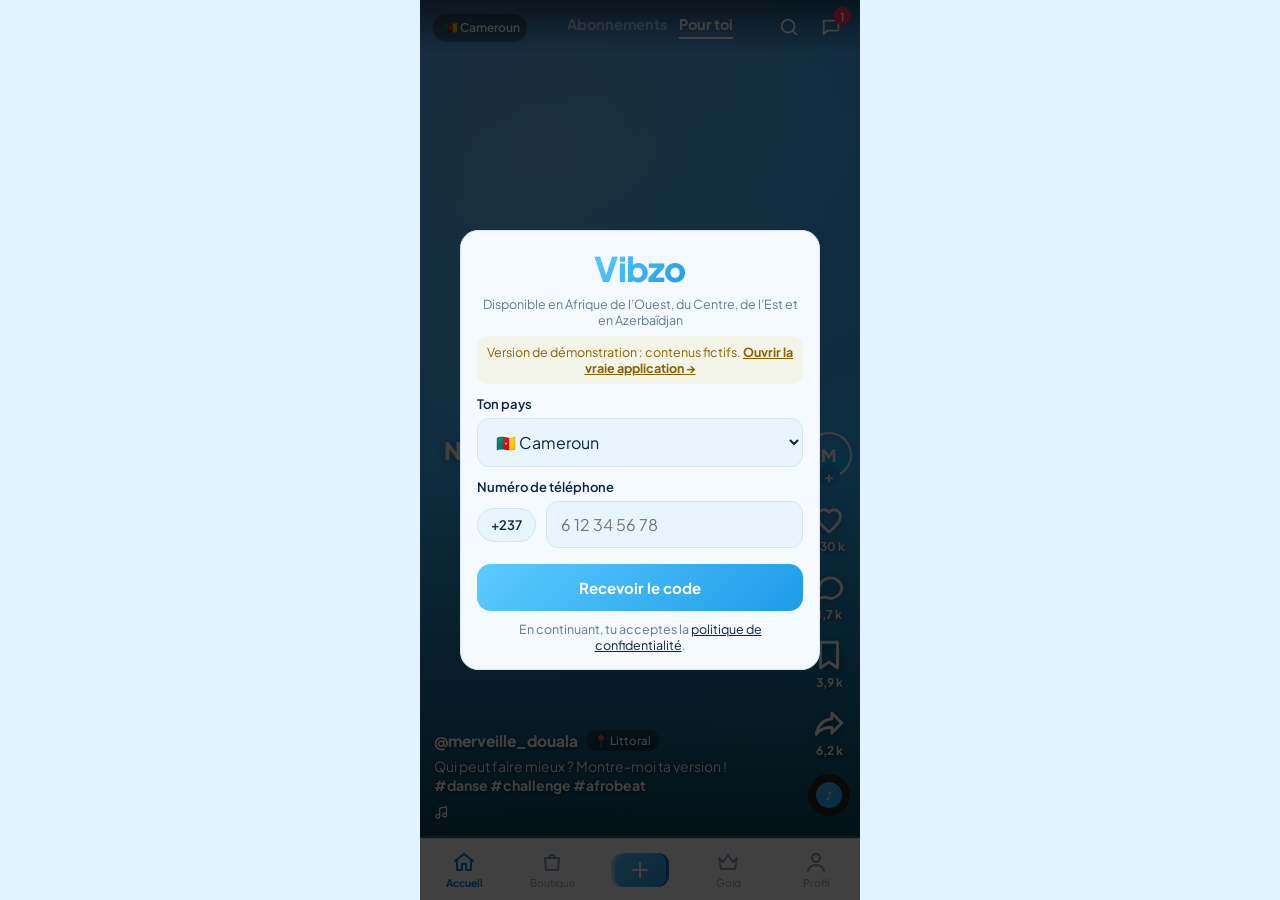
<file: demo/index.html>
<!DOCTYPE html>
<html lang="fr">
<head>
<meta charset="utf-8">
<meta name="viewport" content="width=device-width,initial-scale=1,maximum-scale=1,viewport-fit=cover">
<title>Vibzo</title>
<meta name="description" content="Vibzo : vidéos courtes, rencontres, emplois et boutiques en Afrique de l’Ouest, du Centre, de l’Est et en Azerbaïdjan.">
<meta name="theme-color" content="#ffffff">
<meta name="apple-mobile-web-app-capable" content="yes">
<meta name="mobile-web-app-capable" content="yes">
<meta name="apple-mobile-web-app-status-bar-style" content="black-translucent">
<meta name="apple-mobile-web-app-title" content="Vibzo">

<link rel="icon" type="image/png" href="../icon-192.png">
<link rel="apple-touch-icon" href="../apple-touch-icon.png">
<link href="https://fonts.googleapis.com/css2?family=Plus+Jakarta+Sans:wght@400;500;600;700;800&display=swap" rel="stylesheet">
<style>
:root{--bg:#ffffff;--card:#f4faff;--card2:#e9f5fe;--line:#cfe6f7;--txt:#0b2540;--mut:#5b7a99;--pink:#1e9be8;--vio:#0a7fd0;--like:#ff3b5c;--gold:#e0a800;--green:#13a86b;--grad:linear-gradient(135deg,#5ccbff,#1e9be8);--goldg:linear-gradient(135deg,#ffe28a,#f7c948 45%,#c8901b);--st:env(safe-area-inset-top,0px);--sb:env(safe-area-inset-bottom,0px)}
*{box-sizing:border-box;margin:0;padding:0;-webkit-tap-highlight-color:transparent}
html,body{height:100%;background:#e3f3fd;color:var(--txt);font-family:'Plus Jakarta Sans',system-ui,sans-serif;overflow:hidden}
button{font:inherit;color:inherit;background:none;border:0;cursor:pointer}
input,textarea,select{font:inherit;color:var(--txt);background:var(--card2);border:1px solid var(--line);border-radius:12px;padding:12px 14px;width:100%;outline:none}
input:focus,textarea:focus,select:focus{border-color:var(--vio)}
input[type=checkbox]{width:18px;height:18px;accent-color:var(--pink);flex:none}
input[type=file]{padding:10px;font-size:13px}
svg{width:24px;height:24px;flex:none}
#app{position:relative;max-width:440px;height:100dvh;margin:0 auto;background:var(--bg);overflow:hidden}
.screen{position:absolute;inset:0 0 calc(62px + var(--sb)) 0;overflow-y:auto;display:none;padding-bottom:24px}
.screen.on{display:block}
#s-home{padding:0;overflow:hidden}
#s-chat{display:none;flex-direction:column;padding:0;overflow:hidden}
#s-chat.on{display:flex}
/* nav */
#nav{position:absolute;left:0;right:0;bottom:0;height:calc(62px + var(--sb));padding-bottom:var(--sb);background:#fff;border-top:1px solid var(--line);display:flex;align-items:center;justify-content:space-around;z-index:20}
#nav button{display:flex;flex-direction:column;align-items:center;gap:2px;font-size:10.5px;color:#8aa3bb;width:64px}
#nav button.on{color:var(--vio);font-weight:700}
#nav button.gold.on,#nav button.gold.on svg{color:var(--gold)}
#nav .plus{width:52px;height:34px;border-radius:11px;background:var(--grad);display:flex;align-items:center;justify-content:center;box-shadow:-3px 0 0 #9be3ff,3px 0 0 #0a6fc2}
#nav .plus svg{color:#fff}
/* header */
.hdr{position:sticky;top:0;z-index:5;background:rgba(255,255,255,.94);border-bottom:1px solid var(--line);backdrop-filter:blur(12px);padding:calc(12px + var(--st)) 16px 12px;display:flex;align-items:center;gap:10px}
.hdr h1{font-size:20px;font-weight:800;flex:1}
.hdr .ib{width:38px;height:38px;border-radius:50%;background:var(--card2);display:flex;align-items:center;justify-content:center;position:relative}
.hdr .ib svg{width:20px;height:20px}
.badge{position:absolute;top:-3px;right:-3px;min-width:18px;height:18px;border-radius:9px;background:var(--like);color:#fff;font-size:11px;font-weight:700;display:flex;align-items:center;justify-content:center;padding:0 5px}
.loc{display:inline-flex;align-items:center;gap:6px;background:var(--card2);border:1px solid var(--line);border-radius:20px;padding:7px 12px;font-size:13px;font-weight:600;white-space:nowrap}
.pad{padding:0 16px}
.lbl{font-size:12px;font-weight:700;color:var(--mut);text-transform:uppercase;letter-spacing:.06em;margin:18px 0 8px}
.chips{display:flex;flex-wrap:wrap;gap:8px}
.chip{padding:8px 13px;border-radius:20px;background:var(--card2);border:1px solid var(--line);font-size:13px;font-weight:600}
.chip.on{background:var(--grad);border-color:transparent;color:#fff}
.btn{display:flex;align-items:center;justify-content:center;gap:8px;width:100%;padding:14px;border-radius:14px;background:var(--grad);color:#fff;font-weight:700;font-size:15px;margin-top:16px}
.btn.gold{background:var(--goldg);color:#2a1d00}
.btn.ghost{background:var(--card2);border:1px solid var(--line);color:var(--txt)}
.btn.sm{padding:10px 12px;font-size:13px;margin-top:0;border-radius:12px}
.btn:disabled{opacity:.6}
.card{background:var(--card);border:1px solid var(--line);border-radius:18px;padding:16px}
.mut{color:var(--mut)}
.small{font-size:12.5px}
.row{display:flex;align-items:center;gap:10px}
.grow{flex:1;min-width:0}
.field{margin-top:12px}
.field label{display:block;font-size:13px;font-weight:600;margin-bottom:6px}
.check{display:flex;gap:10px;align-items:flex-start;font-size:13.5px;margin-top:12px;line-height:1.4}
.empty{text-align:center;padding:40px 20px;color:var(--mut)}
.empty .big{font-size:48px;margin-bottom:10px}
.seg{display:flex;background:var(--card2);border-radius:14px;padding:4px;gap:4px}
.seg button{flex:1;padding:10px 6px;border-radius:11px;font-weight:700;font-size:13.5px;color:var(--mut)}
.seg button.on{background:#fff;color:var(--vio);box-shadow:0 2px 8px rgba(30,155,232,.18)}
.seg.goldseg button.on{background:var(--goldg);color:#2a1d00}
.av{width:42px;height:42px;border-radius:50%;display:flex;align-items:center;justify-content:center;font-weight:800;font-size:17px;flex:none;background:var(--grad);color:#fff}
/* feed */
#topbar{color:#fff;position:absolute;top:0;left:0;right:0;z-index:6;padding:calc(10px + var(--st)) 12px 10px;display:flex;align-items:center;justify-content:space-between;background:linear-gradient(rgba(0,0,0,.55),transparent)}
#topbar .tabs{display:flex;gap:12px;font-weight:700;font-size:14.5px;white-space:nowrap}
#topbar .tabs button{color:rgba(255,255,255,.6);padding-bottom:4px;border-bottom:2.5px solid transparent}
#topbar .tabs button.on{color:#fff;border-color:#fff}
#topbar .loc{background:rgba(0,0,0,.35);border-color:rgba(255,255,255,.15);font-size:12px;padding:6px 10px;max-width:96px;overflow:hidden;text-overflow:ellipsis}
#topbar .rt{display:flex;gap:8px}
#topbar .ib{width:34px;height:34px;display:flex;align-items:center;justify-content:center;position:relative}
#topbar .ib svg{width:22px;height:22px}
#feed{height:100%;overflow-y:scroll;scroll-snap-type:y mandatory;scrollbar-width:none}
#feed::-webkit-scrollbar{display:none}
.slide{height:100%;scroll-snap-align:start;scroll-snap-stop:always;position:relative;overflow:hidden;background:#0b2540;color:#fff}
.vbg{position:absolute;inset:0;background:linear-gradient(160deg,var(--g1),var(--g2),var(--g3));background-size:300% 300%;animation:gmove 9s ease infinite}
video.vbg{width:100%;height:100%;object-fit:cover;background:#000;animation:none}
.vbg::after{content:"";position:absolute;inset:0;background:radial-gradient(circle at 30% 20%,rgba(255,255,255,.18),transparent 45%),linear-gradient(transparent 55%,rgba(0,0,0,.65))}
@keyframes gmove{0%,100%{background-position:0 0}50%{background-position:100% 100%}}
.vemoji{position:absolute;left:50%;top:34%;font-size:110px;transform:translate(-50%,-50%);animation:float 3.2s ease-in-out infinite;filter:drop-shadow(0 12px 30px rgba(0,0,0,.35))}
@keyframes float{0%,100%{transform:translate(-50%,-50%) rotate(-4deg)}50%{transform:translate(-50%,-60%) rotate(4deg)}}
.vtitle{position:absolute;left:24px;right:80px;top:52%;font-size:24px;font-weight:800;line-height:1.2;text-shadow:0 2px 12px rgba(0,0,0,.4)}
.slide.paused .vbg,.slide.paused .vemoji,.slide.paused .prog i,.slide.paused .disc{animation-play-state:paused}
.vtap{position:absolute;inset:0;z-index:1}
.pauseIc{position:absolute;left:50%;top:45%;transform:translate(-50%,-50%);font-size:60px;opacity:0;pointer-events:none;transition:.2s;z-index:2;text-shadow:0 4px 20px rgba(0,0,0,.5)}
.slide.paused .pauseIc{opacity:.85}
.rail{position:absolute;right:8px;bottom:22px;z-index:3;display:flex;flex-direction:column;align-items:center;gap:16px}
.rail .av{width:46px;height:46px;border:2px solid #fff;position:relative;margin-bottom:8px}
.fol{position:absolute;bottom:-10px;left:50%;transform:translateX(-50%);width:22px;height:22px;border-radius:50%;background:var(--pink);color:#fff;font-weight:800;font-size:15px;display:flex;align-items:center;justify-content:center;line-height:1}
.fol.on{background:#fff;color:var(--vio);font-size:12px}
.rb{display:flex;flex-direction:column;align-items:center;gap:3px;font-size:12px;font-weight:700;text-shadow:0 1px 4px rgba(0,0,0,.6)}
.rb svg{width:34px;height:34px;filter:drop-shadow(0 2px 4px rgba(0,0,0,.4))}
.rb.on svg{fill:var(--like);stroke:var(--like);animation:pop .35s}
.rb.on2 svg{fill:var(--gold);stroke:var(--gold);animation:pop .35s}
@keyframes pop{50%{transform:scale(1.3)}}
.disc{width:42px;height:42px;border-radius:50%;border:8px solid #222;display:flex;align-items:center;justify-content:center;font-size:12px;animation:spin 4s linear infinite}
@keyframes spin{to{transform:rotate(360deg)}}
.vinfo{position:absolute;left:14px;right:78px;bottom:18px;z-index:3;text-shadow:0 1px 4px rgba(0,0,0,.6)}
.vauth{font-weight:800;font-size:15.5px;display:flex;align-items:center;gap:8px;flex-wrap:wrap}
.vloc{font-size:11.5px;font-weight:600;background:rgba(0,0,0,.35);padding:3px 8px;border-radius:10px}
.vgold{font-size:11px;background:var(--goldg);color:#2a1d00;padding:2px 7px;border-radius:8px;text-shadow:none}
.vcap{font-size:14px;line-height:1.4;margin-top:6px}
.vcap b{font-weight:700}
.vprod{margin-top:8px;display:inline-flex;align-items:center;gap:6px;background:rgba(255,255,255,.92);color:#111;font-size:12.5px;font-weight:700;padding:7px 11px;border-radius:9px;text-shadow:none}
.vsnd{display:flex;align-items:center;gap:6px;font-size:13px;margin-top:8px}
.vsnd svg{width:15px;height:15px}
.marq{overflow:hidden;white-space:nowrap;max-width:200px}
.marq span{display:inline-block;padding-left:100%;animation:marq 9s linear infinite}
@keyframes marq{to{transform:translateX(-100%)}}
.prog{position:absolute;left:0;right:0;bottom:0;height:2px;background:rgba(255,255,255,.2);z-index:3}
.prog i{display:block;height:100%;width:0;background:#fff;animation:prog 15s linear infinite}
@keyframes prog{to{width:100%}}
.burst{position:absolute;font-size:90px;transform:translate(-50%,-50%);animation:burst .8s forwards;pointer-events:none;z-index:5}
@keyframes burst{0%{transform:translate(-50%,-50%) scale(.3) rotate(-15deg);opacity:0}25%{transform:translate(-50%,-50%) scale(1.2) rotate(-15deg);opacity:1}100%{transform:translate(-50%,-140%) scale(1) rotate(-15deg);opacity:0}}
.endslide{display:flex;flex-direction:column;align-items:center;justify-content:center;text-align:center;padding:30px;background:linear-gradient(180deg,#d9f1ff,#ffffff 70%);color:var(--txt)}
/* sheet */
#sheetBg{position:absolute;inset:0;background:rgba(0,0,0,.55);z-index:40;opacity:0;pointer-events:none;transition:.25s}
#sheetBg.on{opacity:1;pointer-events:auto}
#sheet{position:absolute;left:0;right:0;bottom:0;max-height:88%;background:#fff;border-radius:22px 22px 0 0;display:flex;flex-direction:column;transform:translateY(100%);transition:.3s cubic-bezier(.2,.8,.2,1)}
#sheetBg.on #sheet{transform:none}
.sh-h{display:flex;align-items:center;justify-content:space-between;padding:16px 16px 10px;font-weight:800;font-size:16px;border-bottom:1px solid var(--line)}
.sh-b{overflow-y:auto;padding:12px 16px calc(20px + var(--sb))}
.clist{display:flex;flex-direction:column;gap:16px;padding:4px 0 10px}
.cm{display:flex;gap:10px}
.cm .av{width:34px;height:34px;font-size:14px}
.cm .n{font-size:12.5px;color:var(--mut);font-weight:600}
.cm .t{font-size:14px;margin-top:2px;line-height:1.35}
.cm .lk{display:flex;flex-direction:column;align-items:center;font-size:11px;color:var(--mut)}
.cm .lk svg{width:18px;height:18px}
.cm .lk.on svg{fill:var(--like);stroke:var(--like)}
.cinput{display:flex;gap:8px;position:sticky;bottom:0;background:#fff;padding-top:10px}
.cinput button{width:46px;border-radius:12px;background:var(--grad);color:#fff;display:flex;align-items:center;justify-content:center;flex:none}
.cinput svg{width:20px;height:20px}
.sgrid{display:grid;grid-template-columns:repeat(4,1fr);gap:14px;text-align:center;font-size:11.5px}
.sgrid button{display:flex;flex-direction:column;align-items:center;gap:6px}
.sgrid .ci{width:52px;height:52px;border-radius:50%;display:flex;align-items:center;justify-content:center;font-size:24px;background:var(--card2)}
/* modal & toast */
#modal{position:absolute;inset:0;z-index:60;display:none;align-items:center;justify-content:center;background:rgba(0,0,0,.75);padding:24px}
#modal.on{display:flex}
#toast{position:absolute;left:50%;top:calc(70px + var(--st));transform:translate(-50%,-20px);background:#0b2540;color:#fff;font-weight:700;font-size:13.5px;padding:11px 16px;border-radius:14px;z-index:80;opacity:0;transition:.3s;pointer-events:none;max-width:88%;text-align:center;box-shadow:0 10px 30px rgba(0,0,0,.4)}
#toast.on{opacity:1;transform:translate(-50%,0)}
/* discover */
.search{display:flex;align-items:center;gap:8px;background:var(--card2);border-radius:12px;padding:0 12px;flex:1}
.search input{border:0;background:none;padding:11px 0}
.search svg{width:18px;height:18px;color:var(--mut)}
.vgrid{display:grid;grid-template-columns:repeat(3,1fr);gap:3px}
.vth{color:#fff;aspect-ratio:3/4;position:relative;background:linear-gradient(160deg,var(--g1),var(--g2));display:flex;align-items:center;justify-content:center;font-size:40px;overflow:hidden}
.vth video{position:absolute;inset:0;width:100%;height:100%;object-fit:cover}
.vth span{position:absolute;left:6px;bottom:5px;font-size:11.5px;font-weight:700;text-shadow:0 1px 3px #000}
/* create */
.up{border:2px dashed var(--line);border-radius:18px;padding:22px;text-align:center;display:block;cursor:pointer}
.up .big{font-size:38px}
.styles{display:flex;gap:10px;overflow-x:auto;padding-bottom:4px}
.styles button{flex:none;width:64px;height:84px;border-radius:14px;font-size:30px;border:2px solid transparent}
.styles button.on{border-color:#fff}
.prev{height:200px;border-radius:18px;overflow:hidden;position:relative;margin-top:12px;display:flex;align-items:center;justify-content:center;font-size:70px}
.prev video{width:100%;height:100%;object-fit:cover}
.tog{display:flex;align-items:center;justify-content:space-between;padding:12px 0;border-bottom:1px solid var(--line);font-size:14.5px}
.sw{width:46px;height:28px;border-radius:14px;background:var(--line);position:relative;transition:.2s;flex:none}
.sw::after{content:"";position:absolute;top:3px;left:3px;width:22px;height:22px;border-radius:50%;background:#fff;transition:.2s}
.sw.on{background:var(--pink)}
.sw.on::after{left:21px}
/* vip */
.hero{margin:6px 16px 0;border-radius:24px;padding:24px 20px;background:radial-gradient(circle at 80% 0%,rgba(92,203,255,.35),transparent 55%),linear-gradient(160deg,#fff8e1,#ffffff);border:1px solid rgba(224,168,0,.45);text-align:center}
.hero .cr{font-size:52px}
.hero h2{font-size:26px;font-weight:800;color:#a87800}
.perks{display:grid;gap:10px;margin-top:16px;text-align:left}
.perks div{display:flex;gap:10px;font-size:14px;align-items:flex-start}
.plans{display:grid;gap:10px}
.plan{display:flex;align-items:center;gap:12px;padding:14px 16px;border-radius:16px;background:var(--card);border:2px solid var(--line);text-align:left;position:relative}
.plan.on{border-color:var(--gold);background:#fff8e1}
.plan .rd{width:20px;height:20px;border-radius:50%;border:2px solid var(--mut);flex:none}
.plan.on .rd{border:6px solid var(--gold)}
.plan .pp{font-weight:800;font-size:16px}
.plan .tag{position:absolute;top:-9px;right:14px;background:var(--goldg);color:#2a1d00;font-size:10.5px;font-weight:800;padding:3px 8px;border-radius:8px}
.goldbar{display:flex;align-items:center;gap:8px;font-weight:800;font-size:19px}
.goldbar .cr{background:var(--goldg);-webkit-background-clip:text;background-clip:text;color:transparent}
.safety{display:flex;gap:10px;align-items:center;background:rgba(19,168,107,.08);border:1px solid rgba(19,168,107,.3);color:#0d6b45;border-radius:14px;padding:10px 12px;font-size:12.5px;margin-top:12px}
.stack{position:relative;height:430px;margin-top:14px}
.dcard{position:absolute;inset:0;color:#fff;border-radius:24px;overflow:hidden;background:linear-gradient(160deg,var(--g1),var(--g2));transition:transform .3s,opacity .3s;touch-action:pan-y;user-select:none;box-shadow:0 12px 40px rgba(0,0,0,.5)}
.dcard.b1{transform:scale(.95) translateY(14px);opacity:.8}
.dcard.b2{transform:scale(.9) translateY(28px);opacity:.5}
.dcard .ph{position:absolute;inset:0;display:flex;align-items:center;justify-content:center;font-size:150px;font-weight:800;color:rgba(255,255,255,.9)}
.dcard .vibe{position:absolute;top:16px;left:16px;font-size:30px}
.dcard .more{position:absolute;top:12px;right:12px;width:36px;height:36px;border-radius:50%;background:rgba(0,0,0,.35);font-weight:800}
.dcard .inf{position:absolute;left:0;right:0;bottom:0;padding:60px 18px 18px;background:linear-gradient(transparent,rgba(0,0,0,.85))}
.dcard .nm{font-size:26px;font-weight:800}
.dcard .nm small{font-weight:500;font-size:22px}
.dcard .ver{display:inline-flex;align-items:center;justify-content:center;width:20px;height:20px;border-radius:50%;background:#1e9bff;font-size:12px;vertical-align:middle;margin-left:4px}
.dcard .bio{font-size:13.5px;margin-top:6px;line-height:1.4;opacity:.95}
.int{display:flex;flex-wrap:wrap;gap:6px;margin-top:10px}
.int span{font-size:12px;background:rgba(255,255,255,.18);padding:5px 9px;border-radius:12px;font-weight:600}
.intent{display:inline-block;font-size:11.5px;font-weight:800;padding:4px 9px;border-radius:10px;margin-top:8px}
.stamp{position:absolute;top:40px;font-size:34px;font-weight:800;padding:6px 14px;border:4px solid;border-radius:12px;opacity:0;transition:.15s}
.stamp.l{left:24px;color:var(--green);transform:rotate(-14deg)}
.stamp.n{right:24px;color:var(--like);transform:rotate(14deg)}
.dcard[data-dir=like] .stamp.l,.dcard[data-dir=nope] .stamp.n{opacity:1}
.dbtns{display:flex;justify-content:center;gap:22px;margin-top:20px}
.dbtns button{width:62px;height:62px;border-radius:50%;background:var(--card);border:1px solid var(--line);font-size:26px;display:flex;align-items:center;justify-content:center;box-shadow:0 6px 18px rgba(0,0,0,.4)}
.dbtns .x{color:var(--like)}
.dbtns .s{width:50px;height:50px;align-self:center;color:#3db8ff;font-size:20px}
.dbtns .h{background:var(--grad);border:0;color:#fff}
.matches{display:flex;gap:12px;overflow-x:auto;padding:2px 0 4px}
.matches button{display:flex;flex-direction:column;align-items:center;gap:4px;font-size:11.5px;flex:none}
.matches .av{width:56px;height:56px;border:2px solid var(--gold);font-size:20px}
.match{text-align:center;max-width:340px}
.match h2{font-size:34px;font-weight:800;background:var(--grad);-webkit-background-clip:text;background-clip:text;color:transparent;font-style:italic}
.match .pair{display:flex;justify-content:center;margin:24px 0}
.match .pair .av{width:96px;height:96px;font-size:38px;border:3px solid #fff}
.match .pair .av+.av{margin-left:-18px}
/* jobs */
.jlist{display:grid;gap:12px;margin-top:14px}
.job .t{font-weight:800;font-size:16px}
.job .co{font-size:13.5px;color:var(--mut);margin-top:3px;display:flex;align-items:center;gap:6px}
.vchk{display:inline-flex;align-items:center;justify-content:center;width:16px;height:16px;border-radius:50%;background:#1e9bff;color:#fff;font-size:10px;font-weight:800}
.tags{display:flex;flex-wrap:wrap;gap:6px;margin-top:10px}
.tags span{font-size:12px;background:var(--card2);border:1px solid var(--line);padding:5px 9px;border-radius:10px;font-weight:600}
.tags span.g{color:var(--green);border-color:rgba(19,168,107,.35)}
.jact{display:flex;gap:8px;margin-top:12px}
.jact .btn{margin:0}
.dots{width:42px;flex:none;border-radius:12px;background:var(--card2);border:1px solid var(--line);font-weight:800}
/* shop */
.sbanner{margin:4px 16px 0;border-radius:20px;padding:16px;background:var(--grad);color:#fff;display:flex;align-items:center;gap:12px}
.sbanner .big{font-size:36px}
.sbanner b{font-size:15px}
.sbanner .btn{width:auto;margin:0;background:#fff;color:#111;padding:10px 14px;font-size:13px}
.shops{display:flex;gap:10px;overflow-x:auto;padding:0 16px 4px}
.shop{flex:none;width:136px;background:var(--card);border:1px solid var(--line);border-radius:16px;padding:12px;text-align:left}
.shop.on{border-color:var(--pink)}
.shop .lg{width:40px;height:40px;border-radius:12px;display:flex;align-items:center;justify-content:center;font-size:20px;margin-bottom:8px}
.shop .n{font-weight:700;font-size:13.5px;white-space:nowrap;overflow:hidden;text-overflow:ellipsis}
.pl{font-size:10.5px;font-weight:800;padding:2px 7px;border-radius:7px;display:inline-block;margin-top:4px}
.pl.Shopify{background:#95bf47;color:#10200a}.pl.WooCommerce{background:#7f54b3;color:#fff}.pl.Vibzo{background:var(--grad);color:#fff}
.pgrid{display:grid;grid-template-columns:1fr 1fr;gap:12px;padding:0 16px}
.prod{background:var(--card);border:1px solid var(--line);border-radius:18px;overflow:hidden;text-align:left}
.prod .im{color:#fff;aspect-ratio:1;display:flex;align-items:center;justify-content:center;font-size:56px;background:linear-gradient(160deg,var(--g1),var(--g2))}
.prod .bd{padding:10px 12px 12px}
.prod .n{font-weight:700;font-size:13.5px;line-height:1.3;height:35px;overflow:hidden}
.prod .p{font-weight:800;font-size:15px;margin-top:4px}
.prod .s{font-size:11.5px;color:var(--mut);margin-top:2px;white-space:nowrap;overflow:hidden;text-overflow:ellipsis}
.bigim{height:220px;border-radius:18px;display:flex;align-items:center;justify-content:center;font-size:110px;background:linear-gradient(160deg,var(--g1),var(--g2))}
.qty{display:flex;align-items:center;gap:14px;background:var(--card2);border-radius:12px;padding:6px 10px;font-weight:800}
.qty button{width:28px;height:28px;border-radius:8px;background:var(--line);font-size:18px}
.citem{display:flex;gap:12px;align-items:center;padding:10px 0;border-bottom:1px solid var(--line)}
.citem .im{width:56px;height:56px;border-radius:12px;display:flex;align-items:center;justify-content:center;font-size:28px;background:linear-gradient(160deg,var(--g1),var(--g2));flex:none}
.track{display:grid;gap:0;margin-top:14px}
.track div{display:flex;gap:12px;align-items:center;padding:8px 0;font-size:14px}
.track i{width:14px;height:14px;border-radius:50%;background:var(--line);flex:none}
.track .ok i{background:var(--green);box-shadow:0 0 0 4px rgba(19,168,107,.2)}
.stats{display:grid;grid-template-columns:1fr 1fr;gap:10px}
.stat{background:var(--card2);border-radius:14px;padding:12px}
.stat b{display:block;font-size:20px;font-weight:800}
.stat span{font-size:12px;color:var(--mut)}
.bar{height:8px;border-radius:4px;background:var(--line);overflow:hidden;margin-top:4px}
.bar i{display:block;height:100%;background:var(--grad)}
/* messages */
.mitem{display:flex;gap:12px;align-items:center;padding:12px 16px;width:100%;text-align:left}
.mitem .av{width:52px;height:52px;font-size:20px}
.mitem .n{font-weight:700;font-size:15px;display:flex;align-items:center;gap:6px}
.mitem .l{font-size:13px;color:var(--mut);white-space:nowrap;overflow:hidden;text-overflow:ellipsis;margin-top:2px}
.dot{width:10px;height:10px;border-radius:50%;background:var(--like);flex:none}
.typ{font-size:10px;font-weight:800;padding:2px 6px;border-radius:6px}
.typ.match{background:rgba(255,59,92,.12);color:#d81f45}.typ.job{background:rgba(30,155,232,.14);color:#0a6fc2}.typ.dm{background:var(--card2);color:var(--mut)}.typ.shop{background:rgba(19,168,107,.12);color:var(--green)}
.msgs{flex:1;overflow-y:auto;padding:14px 14px 6px;display:flex;flex-direction:column;gap:8px}
.bub{max-width:78%;padding:10px 13px;border-radius:18px;font-size:14.5px;line-height:1.4;background:var(--card2);align-self:flex-start;border-bottom-left-radius:6px;word-wrap:break-word}
.bub.me{align-self:flex-end;background:var(--grad);color:#fff;border-radius:18px;border-bottom-right-radius:6px}
.bub.sys{align-self:center;background:none;color:var(--mut);font-size:12px;text-align:center;max-width:90%}
.cbar{display:flex;gap:8px;padding:10px 12px;border-top:1px solid var(--line);background:var(--bg)}
.cbar button{width:46px;border-radius:12px;background:var(--grad);color:#fff;display:flex;align-items:center;justify-content:center;flex:none}
/* profile */
.ptop{text-align:center;padding:8px 16px 0}
.pav{width:96px;height:96px;border-radius:50%;margin:0 auto;display:flex;align-items:center;justify-content:center;font-size:40px;font-weight:800;background:var(--grad);color:#fff;position:relative}
.pav.gold{box-shadow:0 0 0 3px var(--bg),0 0 0 6px var(--gold)}
.pav .gb{position:absolute;bottom:-4px;right:-4px;font-size:22px}
.pstats{display:flex;justify-content:center;gap:28px;margin-top:14px}
.pstats b{display:block;font-size:18px;font-weight:800}
.pstats span{font-size:12.5px;color:var(--mut)}
.pbtns{display:flex;gap:8px;margin:16px 0 0}
.pbtns .btn{margin:0}
.ptabs{display:flex;border-bottom:1px solid var(--line);margin-top:18px}
.ptabs button{flex:1;padding:12px;font-weight:700;font-size:13.5px;color:var(--mut);border-bottom:2px solid transparent}
.ptabs button.on{color:var(--vio);border-color:var(--vio)}
.slist{margin:18px 16px 0;background:var(--card);border:1px solid var(--line);border-radius:18px;overflow:hidden}
.slist button{display:flex;align-items:center;gap:12px;width:100%;padding:14px 16px;border-bottom:1px solid var(--line);text-align:left;font-size:14.5px;font-weight:600}
.slist button:last-child{border-bottom:0}
.slist .e{width:32px;height:32px;border-radius:10px;background:var(--card2);display:flex;align-items:center;justify-content:center;font-size:16px}
.slist .r{margin-left:auto;color:var(--mut);font-size:13px;font-weight:500}
.mq{display:flex;gap:10px;align-items:center;padding:12px 0;border-bottom:1px solid var(--line)}
.mq .k{font-size:22px}
.mq .acts{display:flex;gap:6px}
.mq .acts button{padding:7px 10px;border-radius:9px;font-size:12px;font-weight:700}
.ok{background:rgba(19,168,107,.12);color:var(--green)}.ko{background:rgba(255,59,92,.12);color:#d81f45}
table{width:100%;border-collapse:collapse;font-size:13px}
td,th{padding:9px 6px;border-bottom:1px solid var(--line);text-align:left}
th{color:var(--mut);font-weight:700;font-size:11.5px;text-transform:uppercase}
.spin{width:18px;height:18px;border:2.5px solid rgba(0,0,0,.25);border-top-color:currentColor;border-radius:50%;animation:spin .7s linear infinite}
.logo{font-weight:800;font-size:22px;letter-spacing:-.02em}
.logo span{background:var(--grad);-webkit-background-clip:text;background-clip:text;color:transparent}
</style>
</head>
<body>
<div id="app">
  <section class="screen on" id="s-home">
    <div id="topbar">
      <button class="loc" id="locHome" onclick="openLoc()"></button>
      <div class="tabs"><button id="tabAbo" onclick="setTab('abo')">Abonnements</button><button id="tabPour" onclick="setTab('pour')">Pour toi</button></div>
      <div class="rt"><button class="ib" onclick="go('discover')" aria-label="Rechercher"></button><button class="ib" id="msgBtn" onclick="go('msgs')" aria-label="Messages"></button></div>
    </div>
    <div id="feed"></div>
  </section>
  <section class="screen" id="s-discover"></section>
  <section class="screen" id="s-create"></section>
  <section class="screen" id="s-vip"></section>
  <section class="screen" id="s-shop"></section>
  <section class="screen" id="s-profile"></section>
  <section class="screen" id="s-msgs"></section>
  <section class="screen" id="s-chat"></section>
  <section class="screen" id="s-admin"></section>
  <nav id="nav"></nav>
  <div id="sheetBg" onclick="if(event.target.id==='sheetBg')closeSheet()"><div id="sheet"></div></div>
  <div id="modal"></div>
  <div id="toast"></div>
</div>
<script>
/* ---------- helpers ---------- */
const $=s=>document.querySelector(s);
const esc=s=>String(s==null?'':s).replace(/[&<>"']/g,c=>({'&':'&amp;','<':'&lt;','>':'&gt;','"':'&quot;',"'":'&#39;'}[c]));
function rng(a){return function(){a|=0;a=a+0x6D2B79F5|0;let t=Math.imul(a^a>>>15,1|a);t=t+Math.imul(t^t>>>7,61|t)^t;return((t^t>>>14)>>>0)/4294967296}}
const R=rng(2026);
const pick=a=>a[Math.floor(R()*a.length)];
const rint=(a,b)=>a+Math.floor(R()*(b-a+1));
const fmtN=n=>n>=1e6?(n/1e6).toFixed(1).replace('.',',')+' M':n>=1e4?Math.round(n/1e3)+' k':n>=1e3?(n/1e3).toFixed(1).replace('.',',')+' k':String(n);
const norm=s=>s.normalize('NFD').replace(/[̀-ͯ]/g,'').toLowerCase().replace(/[^a-z0-9]/g,'');
const sv=p=>`<svg viewBox="0 0 24 24" fill="none" stroke="currentColor" stroke-width="2" stroke-linecap="round" stroke-linejoin="round">${p}</svg>`;
const I={
home:sv('<path d="M3 11 12 4l9 7"/><path d="M5 10v10h5v-6h4v6h5V10"/>'),
bag:sv('<path d="M5 8h14l-1 12H6z"/><path d="M9 8a3 3 0 0 1 6 0"/>'),
plus:sv('<path d="M12 5v14M5 12h14"/>'),
crown:sv('<path d="M3 8l4 4 5-7 5 7 4-4-2 11H5z"/>'),
user:sv('<circle cx="12" cy="8" r="4"/><path d="M4 21c1-4 4-6 8-6s7 2 8 6"/>'),
heart:sv('<path d="M12 21s-8-5.5-8-11a4.5 4.5 0 0 1 8-2.8A4.5 4.5 0 0 1 20 10c0 5.5-8 11-8 11z"/>'),
comment:sv('<path d="M21 12a8 8 0 0 1-11.6 7.1L4 20l1-4.6A8 8 0 1 1 21 12z"/>'),
bookmark:sv('<path d="M6 3h12v18l-6-4-6 4z"/>'),
share:sv('<path d="M14 5l7 7-7 7v-4c-6 0-9 2-11 5 1-6 4-10 11-11z"/>'),
search:sv('<circle cx="11" cy="11" r="7"/><path d="m20 20-4-4"/>'),
chat:sv('<path d="M4 5h16v11H8l-4 4z"/>'),
back:sv('<path d="M15 5l-7 7 7 7"/>'),
close:sv('<path d="M6 6l12 12M18 6 6 18"/>'),
cart:sv('<circle cx="9" cy="20" r="1.5"/><circle cx="18" cy="20" r="1.5"/><path d="M2 3h3l3 12h11l2-8H6"/>'),
send:sv('<path d="M4 12 20 4l-6 16-3-7z"/>'),
music:sv('<path d="M9 18V5l11-2v13"/><circle cx="6" cy="18" r="3"/><circle cx="17" cy="16" r="3"/>'),
gear:sv('<path d="M4 6h10M18 6h2M4 12h4M12 12h8M4 18h12"/><circle cx="16" cy="6" r="2"/><circle cx="10" cy="12" r="2"/><circle cx="18" cy="18" r="2"/>')
};
const GR=[['#5ccbff','#1e9be8'],['#87d8ff','#3a7bd5'],['#3dd6ff','#0a6fc2'],['#7ee8fa','#1e9be8'],['#a1e3ff','#4facfe'],['#4facfe','#00c6fb'],['#6dd5fa','#2980b9'],['#89f7fe','#66a6ff']];
const gstyle=g=>`--g1:${g[0]};--g2:${g[1]};--g3:${g[2]||g[0]}`;
const gbg=g=>`background:linear-gradient(135deg,${g[0]},${g[1]})`;

/* ---------- pays & régions ---------- */
const NP={
WF:['Aïcha','Moussa','Fatou','Ibrahim','Mariam','Abdoul','Awa','Seydou','Kadiatou','Yacouba'],
WA:['Chioma','Emeka','Ama','Kwame','Ngozi','Tunde','Efua','Kofi','Adaeze','Femi'],
CF:['Brenda','Junior','Christelle','Arnold','Grâce','Patrick','Merveille','Rodrigue','Divine','Cédric'],
EA:['Amani','Baraka','Neema','Juma','Wanjiru','Otieno','Zawadi','Kamau','Aisha','Imani'],
HA:['Hanna','Dawit','Selam','Yonas','Amina','Abdi','Liya','Mohamed','Hodan','Samuel'],
PT:['Ana','João','Maria','Carlos','Inês','Paulo','Sónia','Nuno','Rita','Hélder'],
ES:['María','José','Carmen','Juan','Lucía','Pedro','Rosa','Miguel','Elena','Santiago'],
RB:['Aline','Eric','Clarisse','Jean','Ange','Olivier','Diane','Kevin','Sandrine','Fabrice'],
AZ:['Leyla','Elvin','Aysel','Murad','Nigar','Rauf','Günel','Kamran','Sabina','Orkhan'],
SS:['Deng','Achol','Garang','Nyandeng','Majok','Abuk','Kuol','Ayen','Mading','Atong']};
const ZN={O:'Afrique de l’Ouest',C:'Afrique centrale',E:'Afrique de l’Est',A:'Azerbaïdjan'};

const CL=[
['BJ','Bénin','🇧🇯','O','FCFA',655.96,'+229',['Littoral','Atlantique','Borgou','Zou'],['Cotonou','Abomey-Calavi','Parakou','Bohicon'],'WF'],
['BF','Burkina Faso','🇧🇫','O','FCFA',655.96,'+226',['Centre','Hauts-Bassins','Nord','Centre-Ouest'],['Ouagadougou','Bobo-Dioulasso','Ouahigouya','Koudougou'],'WF'],
['CV','Cap-Vert','🇨🇻','O','CVE',110.27,'+238',['Santiago','São Vicente','Sal'],['Praia','Mindelo','Espargos'],'PT'],
['CI','Côte d’Ivoire','🇨🇮','O','FCFA',655.96,'+225',['Abidjan','Yamoussoukro','Bouaké','San-Pédro'],['Abidjan','Yamoussoukro','Bouaké','San-Pédro'],'WF'],
['GM','Gambie','🇬🇲','O','GMD',80,'+220',['Banjul','Kanifing','Brikama'],['Banjul','Serrekunda','Brikama'],'WF'],
['GH','Ghana','🇬🇭','O','GH₵',16,'+233',['Grand Accra','Ashanti','Centrale','Nord'],['Accra','Kumasi','Cape Coast','Tamale'],'WA'],
['GN','Guinée','🇬🇳','O','GNF',9800,'+224',['Conakry','Kankan','Labé','Nzérékoré'],['Conakry','Kankan','Labé','Nzérékoré'],'WF'],
['GW','Guinée-Bissau','🇬🇼','O','FCFA',655.96,'+245',['Bissau','Bafatá','Gabú'],['Bissau','Bafatá','Gabú'],'PT'],
['LR','Liberia','🇱🇷','O','L$',210,'+231',['Montserrado','Bong','Nimba'],['Monrovia','Gbarnga','Ganta'],'WA'],
['ML','Mali','🇲🇱','O','FCFA',655.96,'+223',['Bamako','Sikasso','Ségou','Kayes'],['Bamako','Sikasso','Ségou','Kayes'],'WF'],
['MR','Mauritanie','🇲🇷','O','MRU',45,'+222',['Nouakchott','Nouadhibou','Assaba'],['Nouakchott','Nouadhibou','Kiffa'],'WF'],
['NE','Niger','🇳🇪','O','FCFA',655.96,'+227',['Niamey','Zinder','Maradi','Tahoua'],['Niamey','Zinder','Maradi','Tahoua'],'WF'],
['NG','Nigeria','🇳🇬','O','₦',1700,'+234',['Lagos','FCT Abuja','Rivers','Kano','Oyo'],['Lagos','Abuja','Port Harcourt','Kano','Ibadan'],'WA'],
['SN','Sénégal','🇸🇳','O','FCFA',655.96,'+221',['Dakar','Thiès','Saint-Louis','Ziguinchor'],['Dakar','Thiès','Saint-Louis','Ziguinchor'],'WF'],
['SL','Sierra Leone','🇸🇱','O','Le',25,'+232',['Western Area','Bo','Kenema'],['Freetown','Bo','Kenema'],'WA'],
['TG','Togo','🇹🇬','O','FCFA',655.96,'+228',['Maritime','Plateaux','Kara','Centrale'],['Lomé','Atakpamé','Kara','Sokodé'],'WF'],
['CM','Cameroun','🇨🇲','C','FCFA',655.96,'+237',['Littoral','Centre','Ouest','Nord','Sud-Ouest'],['Douala','Yaoundé','Bafoussam','Garoua','Buéa'],'CF'],
['CF','Centrafrique','🇨🇫','C','FCFA',655.96,'+236',['Bangui','Ombella-M’Poko','Ouham'],['Bangui','Bimbo','Bossangoa'],'CF'],
['CG','Congo-Brazzaville','🇨🇬','C','FCFA',655.96,'+242',['Brazzaville','Pointe-Noire','Niari'],['Brazzaville','Pointe-Noire','Dolisie'],'CF'],
['CD','RD Congo','🇨🇩','C','FC',3200,'+243',['Kinshasa','Haut-Katanga','Nord-Kivu','Kasaï-Central'],['Kinshasa','Lubumbashi','Goma','Kananga'],'CF'],
['GA','Gabon','🇬🇦','C','FCFA',655.96,'+241',['Estuaire','Haut-Ogooué','Ogooué-Maritime'],['Libreville','Franceville','Port-Gentil'],'CF'],
['GQ','Guinée équatoriale','🇬🇶','C','FCFA',655.96,'+240',['Bioko Nord','Littoral'],['Malabo','Bata'],'ES'],
['TD','Tchad','🇹🇩','C','FCFA',655.96,'+235',['N’Djamena','Logone Occidental','Ouaddaï'],['N’Djamena','Moundou','Abéché'],'WF'],
['ST','São Tomé-et-Principe','🇸🇹','C','Db',24.5,'+239',['Água Grande','Príncipe'],['São Tomé','Santo António'],'PT'],
['BI','Burundi','🇧🇮','E','FBu',3300,'+257',['Bujumbura','Gitega','Ngozi'],['Bujumbura','Gitega','Ngozi'],'RB'],
['DJ','Djibouti','🇩🇯','E','Fdj',205,'+253',['Djibouti','Ali Sabieh','Tadjourah'],['Djibouti','Ali Sabieh','Tadjourah'],'HA'],
['ER','Érythrée','🇪🇷','E','Nfk',17,'+291',['Maekel','Debub','Mer Rouge Nord'],['Asmara','Mendefera','Massawa'],'HA'],
['ET','Éthiopie','🇪🇹','E','Br',160,'+251',['Addis-Abeba','Oromia','Amhara','Tigré'],['Addis-Abeba','Adama','Bahir Dar','Mekele'],'HA'],
['KE','Kenya','🇰🇪','E','KSh',150,'+254',['Nairobi','Mombasa','Kisumu','Nakuru'],['Nairobi','Mombasa','Kisumu','Nakuru'],'EA'],
['UG','Ouganda','🇺🇬','E','USh',4200,'+256',['Centrale','Ouest','Est','Nord'],['Kampala','Mbarara','Jinja','Gulu'],'EA'],
['RW','Rwanda','🇷🇼','E','RF',1650,'+250',['Kigali','Sud','Nord','Ouest'],['Kigali','Huye','Musanze','Rubavu'],'RB'],
['SO','Somalie','🇸🇴','E','Sh.So.',660,'+252',['Banaadir','Woqooyi Galbeed','Bari'],['Mogadiscio','Hargeisa','Bosaso'],'HA'],
['SS','Soudan du Sud','🇸🇸','E','SSP',5000,'+211',['Équatoria-Central','Jonglei','Bahr el Ghazal'],['Djouba','Bor','Wau'],'SS'],
['TZ','Tanzanie','🇹🇿','E','TSh',2900,'+255',['Dar es Salaam','Arusha','Mwanza','Zanzibar'],['Dar es Salaam','Arusha','Mwanza','Zanzibar'],'EA'],
['AZ','Azerbaïdjan','🇦🇿','A','₼',1.9,'+994',['Bakou','Gandja','Soumgaït','Lankaran'],['Bakou','Gandja','Soumgaït','Lankaran'],'AZ']];
const C={};CL.forEach(([k,n,f,z,cur,rt,tel,r,ci,np])=>C[k]={n,f,z,cur,rt,tel,r,ci,nm:NP[np],pp:['GA','GQ','CV','AZ'].includes(k)?0.8:['NG','KE','GH'].includes(k)?0.7:0.6});
function price(eur,cc){const c=C[cc||S.country];let v=eur*c.rt;if(eur<=0)return '0 '+c.cur;if(c.rt>=100){const st=v>=20000?500:v>=2000?50:10;v=Math.max(st,Math.round(v/st)*st);return v.toLocaleString('fr-FR')+' '+c.cur}if(c.rt>=10)return Math.max(1,Math.round(v)).toLocaleString('fr-FR')+' '+c.cur;return v.toFixed(2).replace('.',',')+' '+c.cur}
const subPrice=(eur,cc)=>price(eur*C[cc||S.country].pp,cc);

/* ---------- state ---------- */
const S={country:'CM',region:'all',tab:'pour',vip:false,plan:'m',pay:'Carte bancaire',verified:false,blocked18:false,seller:null,cart:[],orders:[],liked:new Set(),saved:new Set(),follow:new Set(),swiped:new Set(),matches:[],hidden:false,dmode:'serieux',dage:'all',vipTab:'dating',jobTab:'offres',jobSector:'all',applied:new Set(),shopFilter:null,profTab:'videos',me:{name:'Moi',handle:'@moi_vibzo',bio:'Bienvenue sur mon profil ✨'},chats:[],cur:'home',prev:'home',chatId:null,q:''};
let firstRun=true;try{const sc=localStorage.getItem('vibzo_cc');if(sc&&C[sc]){S.country=sc;S.region=localStorage.getItem('vibzo_rg')||'all';firstRun=false}}catch(e){}

/* ---------- données de démo ---------- */
const VT=[
{e:'💃',t:'Nouveau challenge danse 🔥',cap:'Qui peut faire mieux ? Montre-moi ta version !',tags:['danse','challenge','afrobeat'],snd:'Afro Vibes (Remix)',g:['#4facfe','#00c6fb','#a1e3ff']},
{e:'🍲',t:'Recette express en 60 s',cap:'Le plat de ma grand-mère, version rapide 😋',tags:['cuisine','recette','food'],snd:'Son original',g:['#56ccf2','#2f80ed','#89f7fe']},
{e:'😂',t:'POV : ta mère trouve ton bulletin',cap:'Ça vous est déjà arrivé ? 😭',tags:['humour','pov','drole'],snd:'Funny Beat',g:['#36d1dc','#5b86e5','#a1e3ff']},
{e:'👗',t:'Tenue du jour ✨',cap:'Look stylé à petit prix, produit en lien 👇',tags:['mode','ootd','style'],snd:'Runway Pulse',g:['#7ee8fa','#1e9be8','#ffffff'],prod:0},
{e:'⚽',t:'Le geste technique du jour',cap:'Tuto : le petit pont parfait en 3 étapes',tags:['foot','sport','tuto'],snd:'Stadium Energy',g:['#00b4db','#0083b0','#5ccbff']},
{e:'💼',t:'3 conseils pour décrocher un job',cap:'Ce que les recruteurs regardent vraiment 👀',tags:['emploi','conseils','carriere'],snd:'Focus Lo-fi',g:['#2193b0','#6dd5ed','#1e9be8']},
{e:'🎤',t:'Freestyle improvisé',cap:'Donnez-moi un thème en commentaire 🎶',tags:['musique','rap','freestyle'],snd:'Beat Drill 140',g:['#1e9be8','#0a5fa8','#5ccbff']},
{e:'🌅',t:'Coucher de soleil chez moi',cap:'Ma ville est la plus belle, change my mind',tags:['voyage','paysage','city'],snd:'Golden Hour',g:['#6dd5fa','#2980b9','#ffffff']},
{e:'💄',t:'Make-up glow en 5 étapes',cap:'Tous les produits sont dans la boutique ✨',tags:['beaute','makeup','tuto'],snd:'Glow Up',g:['#89f7fe','#66a6ff','#4facfe'],prod:3}
];
const CPOOL=['Trop fort 🔥🔥','J’adore !!','Tu viens d’où exactement ?','Le son est incroyable 🎶','Part 2 svp 🙏','Mdrrr 😂','Respect 👏','Tellement vrai 😭','Ça donne envie !','Abonné(e) direct ✅','Tu peux faire un tuto ?','Le niveau 😮'];
const PT=[{e:'👗',n:'Robe wax élégante',p:24,s:0},{e:'👜',n:'Sac en cuir artisanal',p:55,s:0},{e:'👠',n:'Escarpins dorés',p:35,s:0},{e:'💄',n:'Kit maquillage Glow',p:18,s:1},{e:'🧴',n:'Beurre de karité bio',p:8,s:1},{e:'🌸',n:'Parfum Oud Rose',p:42,s:1},{e:'👟',n:'Baskets urbaines',p:39,s:2},{e:'🕶️',n:'Lunettes de soleil',p:20,s:2},{e:'⌚',n:'Montre minimaliste',p:45,s:2},{e:'🎧',n:'Écouteurs sans fil',p:29,s:2}];
const PL=['Shopify','WooCommerce','Vibzo'];
const BIOS={serieux:['Je cherche une relation sincère et durable. Cuisine, voyages et fous rires.','Famille, ambition et bonne humeur. Prêt(e) pour du sérieux.','Romantique assumé(e). Un café pour commencer ?','Je crois encore aux belles histoires. Et toi ?'],libre:['Ici pour des rencontres sans prise de tête, toujours dans le respect 🙂','Spontané(e), on voit où ça mène. Respect et consentement avant tout.','Pas de pression, juste de bons moments entre adultes.','Sorties, musique, bonne vibe. Honnête sur mes intentions.']};
const INTS=['Musique','Voyage','Cuisine','Sport','Cinéma','Mode','Danse','Lecture','Business','Gaming','Art','Nature'];
const VIBES=['🌴','🎶','📚','🍷','⚽','🎨','✈️','🍳','💪','🎬'];
const JT=[{p:'Développeur web React',s:'Informatique',c:'CDI',sal:450,tt:'Hybride'},{p:'Commercial terrain',s:'Commerce',c:'CDD',sal:180,tt:'Sur site'},{p:'Community manager',s:'Marketing',c:'Freelance',sal:200,tt:'Télétravail'},{p:'Comptable confirmé',s:'Finance',c:'CDI',sal:350,tt:'Sur site'},{p:'Chauffeur-livreur',s:'Transport',c:'CDD',sal:130,tt:'Sur site'},{p:'Serveur / Serveuse',s:'Hôtellerie',c:'Temps partiel',sal:100,tt:'Sur site'},{p:'Infirmier(ère)',s:'Santé',c:'CDI',sal:300,tt:'Sur site'},{p:'Professeur d’anglais',s:'Éducation',c:'Temps partiel',sal:200,tt:'Hybride'}];
const SECT=['Informatique','Commerce','Marketing','Finance','Transport','Hôtellerie','Santé','Éducation'];
const CT=[{m:'Développeur mobile',s:'Informatique',k:['Flutter','Firebase','UI']},{m:'Vendeur(se) en boutique',s:'Commerce',k:['Accueil','Caisse','Stock']},{m:'Graphiste',s:'Marketing',k:['Photoshop','Canva','Branding']},{m:'Aide-comptable',s:'Finance',k:['Excel','Sage','Paie']},{m:'Cuisinier(ère)',s:'Hôtellerie',k:['Cuisine locale','Pâtisserie','Hygiène']},{m:'Aide-soignant(e)',s:'Santé',k:['Soins','Écoute','Gardes de nuit']}];
const VIDEOS=[],PRODUCTS=[],SHOPS=[],DATERS=[],JOBS=[],CANDS=[];
Object.entries(C).forEach(([cc,c],ci)=>{
  [0,1,2].forEach(si=>{const nm=[ 'Maison '+c.ci[0], c.nm[2]+' Beauty', 'Urban '+c.ci[c.ci.length-1]][si];
    SHOPS.push({id:SHOPS.length,cc,n:nm,pl:PL[si],region:c.r[si%c.r.length],e:['👗','💄','👟'][si],g:GR[(si+ci)%GR.length],rating:(4.3+R()*0.6).toFixed(1)})});
  const shopBase=SHOPS.length-3;
  const pIds=[];
  PT.forEach((t,pi)=>{const sh=SHOPS[shopBase+t.s];pIds.push(PRODUCTS.length);PRODUCTS.push({id:PRODUCTS.length,cc,e:t.e,n:t.n,p:t.p,shop:sh.id,region:sh.region,g:GR[(pi+ci)%GR.length],rating:(4+R()).toFixed(1),rev:rint(8,420)})});
  VT.forEach((t,ti)=>{const a=c.nm[(ti+ci)%c.nm.length];
    VIDEOS.push({id:VIDEOS.length,cc,region:c.r[ti%c.r.length],author:a,handle:'@'+norm(a)+'_'+norm(c.ci[ti%c.ci.length]),t:t.t,cap:t.cap,tags:t.tags,snd:t.snd,g:t.g,e:t.e,likes:rint(900,240000),shares:rint(40,9000),saves:rint(30,6000),cn:rint(40,3200),comments:Array.from({length:rint(3,6)},()=>({n:pick(c.nm),t:pick(CPOOL),time:rint(1,23)+' h',l:rint(0,900)})),prod:t.prod!=null?pIds[t.prod]:null})});
  for(let i=0;i<10;i++){const it=i%3===0?'both':i%2===0?'serieux':'libre';const n=c.nm[(i*3+ci)%c.nm.length];
    DATERS.push({id:DATERS.length,cc,n,age:rint(21,38),region:c.r[i%c.r.length],city:c.ci[i%c.ci.length],km:rint(1,28),intent:it,bio:pick(BIOS[it==='both'?pick(['serieux','libre']):it]),ints:[pick(INTS),pick(INTS),pick(INTS)].filter((v,k,a)=>a.indexOf(v)===k),vibe:pick(VIBES),g:GR[(i+ci)%GR.length],ver:R()>.25})}
  const cos=[c.ci[0]+' Digital','Groupe '+c.nm[5],c.n+' Logistique','Hôtel Le '+c.ci[1%c.ci.length],'Clinique Sainte-'+c.nm[0],'Cabinet '+c.nm[3]+' & Associés','Bright School '+c.ci[0]];
  JT.forEach((j,i)=>{JOBS.push({id:JOBS.length,cc,p:j.p,s:j.s,c:j.c,sal:j.sal,tt:j.tt,co:cos[i%cos.length],region:c.r[i%c.r.length],city:c.ci[i%c.ci.length],ver:R()>.2,d:rint(1,14)})});
  CT.forEach((t,i)=>{CANDS.push({id:CANDS.length,cc,n:c.nm[(i+4)%c.nm.length],m:t.m,s:t.s,k:t.k,exp:rint(1,9),dispo:pick(['Immédiate','Sous 2 semaines','Sous 1 mois']),region:c.r[(i+1)%c.r.length],g:GR[i%GR.length]})});
});
const V=id=>VIDEOS.find(v=>v.id===id);
const P=id=>PRODUCTS.find(p=>p.id===id);
const inZone=o=>S.region==='zone'?C[o.cc].z===C[S.country].z:o.cc===S.country&&(S.region==='all'||o.region===S.region);
const pubRegion=()=>S.region==='all'||S.region==='zone'?C[S.country].r[0]:S.region;
const locLabel=()=>{const c=C[S.country];return S.region==='zone'?'🌍 '+ZN[c.z]:c.f+' '+(S.region==='all'?c.n:S.region)};

/* ---------- navigation ---------- */
const NAV=[['home','Accueil',I.home],['shop','Boutique',I.bag],['create','',I.plus],['vip','Gold',I.crown],['profile','Profil',I.user]];
function renderNav(){$('#nav').innerHTML=NAV.map(([k,l,ic])=>k==='create'?`<button onclick="go('create')" aria-label="Créer"><span class="plus">${ic}</span></button>`:`<button class="${k==='vip'?'gold ':''}${S.cur===k?'on':''}" onclick="go('${k}')">${ic}<span>${l}</span></button>`).join('')}
function go(k){
  if(k!==S.cur&&!['chat'].includes(k))S.prev=S.cur;
  S.cur=k;document.querySelectorAll('.screen').forEach(s=>s.classList.remove('on'));$('#s-'+k).classList.add('on');
  if(k!=='home')document.querySelectorAll('#feed video').forEach(v=>v.pause());
  ({home:renderHome,discover:renderDiscover,create:renderCreate,vip:renderVip,shop:renderShop,profile:renderProfile,msgs:renderMsgs,chat:renderChat,admin:renderAdmin})[k]();
  renderNav();
}
function refresh(){try{localStorage.setItem('vibzo_cc',S.country);localStorage.setItem('vibzo_rg',S.region)}catch(e){}go(S.cur)}
function toast(t){const el=$('#toast');el.textContent=t;el.classList.add('on');clearTimeout(el._t);el._t=setTimeout(()=>el.classList.remove('on'),2300)}
function sheet(title,body){$('#sheet').innerHTML=`<div class="sh-h"><span>${title}</span><button onclick="closeSheet()" aria-label="Fermer">${I.close}</button></div><div class="sh-b">${body}</div>`;$('#sheetBg').classList.add('on')}
function closeSheet(){$('#sheetBg').classList.remove('on')}
function modal(html){$('#modal').innerHTML=html;$('#modal').classList.add('on')}
function closeModal(){$('#modal').classList.remove('on')}
const unread=()=>S.chats.filter(c=>c.unread).length;
const hdr=(title,right='',back=false)=>`<div class="hdr">${back?`<button class="ib" onclick="go('${back}')" aria-label="Retour">${I.back}</button>`:''}<h1>${title}</h1>${right}</div>`;
const locBtn=()=>`<button class="loc" onclick="openLoc()">📍 ${locLabel()} ▾</button>`;

/* ---------- pays/région ---------- */
function openLoc(){sheet('Pays & région',`<div class="mut small">Vibzo est disponible dans 35 pays : Afrique de l’Ouest, du Centre, de l’Est et Azerbaïdjan. Le fil, les rencontres, les emplois et les boutiques s’adaptent à ta zone.</div><div class="lbl">Pays</div><div class="chips" id="ccChips"></div><div class="lbl">Région</div><div class="chips" id="rgChips"></div><button class="btn" onclick="closeSheet();refresh()">Appliquer</button>`);locChips()}
function locChips(){$('#ccChips').innerHTML=Object.keys(ZN).map(z=>`<div style="width:100%;font-size:12.5px;font-weight:700;margin:6px 0 2px">${ZN[z]}</div>`+Object.entries(C).filter(([k,c])=>c.z===z).map(([k,c])=>`<button class="chip ${k===S.country?'on':''}" onclick="S.country='${k}';S.region='all';locChips()">${c.f} ${c.n}</button>`).join('')).join('');
$('#rgChips').innerHTML=`<button class="chip ${S.region==='zone'?'on':''}" onclick="S.region='zone';locChips()">🌍 Toute ma zone</button><button class="chip ${S.region==='all'?'on':''}" onclick="S.region='all';locChips()">Tout le pays</button>`+C[S.country].r.map((r,i)=>`<button class="chip ${S.region===r?'on':''}" onclick="S.region=C[S.country].r[${i}];locChips()">${r}</button>`).join('')}

/* ---------- ACCUEIL / FIL ---------- */
function setTab(t){S.tab=t;renderHome()}
function feedList(){if(S.tab==='abo')return VIDEOS.filter(v=>S.follow.has(v.handle)||v.mine);return VIDEOS.filter(v=>inZone(v)||(v.mine&&v.cc===S.country))}
function slideHTML(v){
  const lk=S.liked.has(v.id),sv_=S.saved.has(v.id),fo=S.follow.has(v.handle),p=v.prod!=null?P(v.prod):null;
  return `<div class="slide" data-id="${v.id}">
  ${v.src?`<video class="vbg" src="${v.src}" loop muted playsinline></video>`:`<div class="vbg" style="${gstyle(v.g)}"></div><div class="vemoji">${v.e}</div><div class="vtitle">${esc(v.t)}</div>`}
  <div class="vtap" onclick="tapVid(event,${v.id})"></div><div class="pauseIc">▶</div>
  <div class="rail">
    <div class="av" style="${gbg(v.g)}">${esc(v.author[0])}${v.mine?'':`<button class="fol ${fo?'on':''}" onclick="toggleFollow(${v.id})" aria-label="Suivre">${fo?'✓':'+'}</button>`}</div>
    <button class="rb ${lk?'on':''}" id="lk${v.id}" onclick="toggleLike(${v.id})">${I.heart}<span>${fmtN(v.likes+(lk?1:0))}</span></button>
    <button class="rb" onclick="openComments(${v.id})">${I.comment}<span id="cc${v.id}">${fmtN(v.cn)}</span></button>
    <button class="rb ${sv_?'on2':''}" id="sv${v.id}" onclick="toggleSave(${v.id})">${I.bookmark}<span>${fmtN(v.saves+(sv_?1:0))}</span></button>
    <button class="rb" onclick="openShare(${v.id})">${I.share}<span>${fmtN(v.shares)}</span></button>
    <div class="disc" style="${gbg(v.g)}">♪</div>
  </div>
  <div class="vinfo">
    <div class="vauth">${esc(v.handle)}${v.mine&&S.vip?'<span class="vgold">👑 Gold</span>':''}<span class="vloc">📍 ${esc(v.region)}</span></div>
    <div class="vcap">${esc(v.cap)} ${v.tags.map(t=>`<b>#${esc(t)}</b>`).join(' ')}</div>
    ${p?`<button class="vprod" onclick="openProduct(${p.id})">🛍️ ${esc(p.n)} · ${price(p.p,p.cc)}</button>`:''}
    <div class="vsnd">${I.music}<span class="marq"><span>${esc(v.snd)} · ${esc(v.author)}</span></span></div>
  </div><div class="prog"><i></i></div></div>`}
function renderHome(){
  $('#locHome').textContent=locLabel();
  $('#tabAbo').classList.toggle('on',S.tab==='abo');$('#tabPour').classList.toggle('on',S.tab==='pour');
  const rt=$('#topbar .rt').children;rt[0].innerHTML=I.search;rt[1].innerHTML=I.chat+(unread()?`<span class="badge">${unread()}</span>`:'');
  const l=feedList();
  let end;
  if(S.tab==='abo'&&!l.length)end=`<div class="big" style="font-size:54px">👥</div><h2 style="margin:10px 0 6px">Aucun abonnement</h2><p class="mut">Appuie sur le <b>+</b> d’un créateur dans « Pour toi » pour voir ses vidéos ici.</p><button class="btn" style="width:auto;padding:12px 22px" onclick="setTab('pour')">Découvrir des créateurs</button>`;
  else end=`<div style="font-size:54px">🎉</div><h2 style="margin:10px 0 6px">Tu as tout vu ${S.region==='all'?'':S.region==='zone'?'dans ta zone':'à '+esc(S.region)}</h2><p class="mut">Explore d’autres régions ou publie ta propre vidéo.</p><button class="btn" style="width:auto;padding:12px 22px" onclick="openLoc()">📍 Changer de zone</button><button class="btn ghost" style="width:auto;padding:12px 22px;margin-top:10px" onclick="go('create')">＋ Publier une vidéo</button>`;
  $('#feed').innerHTML=l.map(slideHTML).join('')+`<div class="slide endslide">${end}</div>`;
  $('#feed').scrollTop=0;observeVideos();
}
let io;
function observeVideos(){if(io)io.disconnect();io=new IntersectionObserver(es=>es.forEach(e=>{const v=e.target.querySelector('video');if(!v)return;if(e.isIntersecting&&S.cur==='home'&&!e.target.classList.contains('paused'))v.play().catch(()=>{});else v.pause()}),{threshold:.6});document.querySelectorAll('#feed .slide').forEach(s=>io.observe(s))}
let lastTap=0,tapT;
function tapVid(e,id){const now=Date.now(),sl=e.currentTarget.parentElement;
  if(now-lastTap<300){clearTimeout(tapT);lastTap=0;if(!S.liked.has(id))toggleLike(id);const r=sl.getBoundingClientRect(),h=document.createElement('div');h.className='burst';h.textContent='❤️';h.style.left=(e.clientX-r.left)+'px';h.style.top=(e.clientY-r.top)+'px';sl.appendChild(h);setTimeout(()=>h.remove(),800);return}
  lastTap=now;tapT=setTimeout(()=>{sl.classList.toggle('paused');const v=sl.querySelector('video');if(v)sl.classList.contains('paused')?v.pause():v.play().catch(()=>{})},300)}
function toggleLike(id){const v=V(id);S.liked.has(id)?S.liked.delete(id):S.liked.add(id);const b=$('#lk'+id);if(b){b.classList.toggle('on',S.liked.has(id));b.querySelector('span').textContent=fmtN(v.likes+(S.liked.has(id)?1:0))}}
function toggleSave(id){const v=V(id);const on=!S.saved.has(id);on?S.saved.add(id):S.saved.delete(id);const b=$('#sv'+id);if(b){b.classList.toggle('on2',on);b.querySelector('span').textContent=fmtN(v.saves+(on?1:0))}toast(on?'Ajouté aux favoris 🔖':'Retiré des favoris')}
function toggleFollow(id){const v=V(id);const on=!S.follow.has(v.handle);on?S.follow.add(v.handle):S.follow.delete(v.handle);document.querySelectorAll('.slide').forEach(sl=>{const x=V(+sl.dataset.id);if(x&&x.handle===v.handle){const f=sl.querySelector('.fol');if(f){f.classList.toggle('on',on);f.textContent=on?'✓':'+'}}});toast(on?'Tu suis '+v.handle:'Abonnement retiré')}
function cHTML(c,i,vid){return `<div class="cm"><div class="av" style="${gbg(GR[c.n.length%GR.length])}">${esc(c.n[0])}</div><div class="grow"><div class="n">${esc(c.n)}${c.me&&S.vip?' 👑':''}</div><div class="t">${esc(c.t)}</div><div class="n" style="font-weight:500;margin-top:4px">${esc(c.time)} · <button class="mut small" onclick="replyTo(${vid},${i})">Répondre</button></div></div><button class="lk ${c.on?'on':''}" onclick="likeC(${vid},${i},this)">${I.heart}<span>${c.l+(c.on?1:0)}</span></button></div>`}
function openComments(id){const v=V(id);sheet(`${fmtN(v.cn)} commentaires`,`<div class="clist" id="clist">${v.comments.map((c,i)=>cHTML(c,i,id)).join('')}</div><form class="cinput" onsubmit="addComment(event,${id})"><input id="cIn" placeholder="Ajouter un commentaire…" maxlength="200" autocomplete="off"><button aria-label="Envoyer">${I.send}</button></form>`)}
function likeC(vid,i,el){const c=V(vid).comments[i];c.on=!c.on;el.classList.toggle('on',c.on);el.querySelector('span').textContent=c.l+(c.on?1:0)}
function replyTo(vid,i){const inp=$('#cIn');inp.value='@'+V(vid).comments[i].n+' ';inp.focus()}
function addComment(e,id){e.preventDefault();const t=$('#cIn').value.trim();if(!t)return;const v=V(id);v.comments.unshift({n:S.me.name,t,time:'à l’instant',l:0,me:true});v.cn++;$('#clist').innerHTML=v.comments.map((c,i)=>cHTML(c,i,id)).join('');$('#cIn').value='';const cc=$('#cc'+id);if(cc)cc.textContent=fmtN(v.cn);$('#sheet .sh-h span').textContent=fmtN(v.cn)+' commentaires'}
function openShare(id){const v=V(id);sheet('Partager',`<div class="sgrid">${[['🔗','Copier le lien','copy'],['🟢','WhatsApp','x'],['🔵','Facebook','x'],['✉️','Message Vibzo','dm'],['🎭','Duo','duo'],['✂️','Stitch','duo'],['⬇️','Enregistrer','dl'],['🚩','Signaler','rep']].map(([e,l,a])=>`<button onclick="shareAct('${a}',${id},'${l}')"><span class="ci">${e}</span>${l}</button>`).join('')}</div>`)}
function shareAct(a,id,l){const v=V(id);closeSheet();
  if(a==='copy'){try{navigator.clipboard.writeText('https://vibzo.app/v/'+id).then(()=>toast('Lien copié 🔗'),()=>toast('vibzo.app/v/'+id))}catch(e){toast('vibzo.app/v/'+id)}v.shares++}
  else if(a==='dm'){openChatWith({key:'dm-'+v.handle,name:v.author,sub:v.handle,type:'dm',g:v.g});pushMsg(S.chatId,true,'🎬 Vidéo partagée : « '+v.t+' »')}
  else if(a==='duo'){toast(l+' : ouvre la caméra pour répondre à '+v.handle);go('create')}
  else if(a==='rep'){toast('Merci, la modération va examiner cette vidéo 🛡️')}
  else{v.shares++;toast('Partagé via '+l+' ✅')}}

/* ---------- DÉCOUVRIR ---------- */
function renderDiscover(){
  const tags={};VIDEOS.filter(v=>v.cc===S.country).forEach(v=>v.tags.forEach(t=>tags[t]=(tags[t]||0)+v.likes));
  const top=Object.entries(tags).sort((a,b)=>b[1]-a[1]).slice(0,8);
  $('#s-discover').innerHTML=`<div class="hdr"><button class="ib" onclick="go('home')" aria-label="Retour">${I.back}</button><div class="search">${I.search}<input id="q" placeholder="Rechercher vidéos, sons, créateurs…" value="${esc(S.q)}" oninput="S.q=this.value;discResults()"></div></div>
  <div class="pad"><div class="row" style="justify-content:space-between"><div class="lbl" style="margin:6px 0 8px">Tendances · ${C[S.country].f} ${C[S.country].n}</div>${''}</div><div class="chips">${top.map(([t,n])=>`<button class="chip" onclick="S.q='${t}';$('#q').value='${t}';discResults()">#${t} <span class="mut">${fmtN(n)}</span></button>`).join('')}</div>
  <div class="lbl">Défis de la semaine</div><div class="row" style="gap:10px;overflow-x:auto">${['💃 #VibzoDanceChallenge','🍲 #RecetteEn60s','💼 #MonPremierJob'].map((t,i)=>`<div class="card" style="flex:none;width:200px;${gbg(GR[i])};border:0"><b>${t}</b><div class="small" style="margin-top:6px;opacity:.9">${fmtN(rint(2e5,5e6))} vues</div></div>`).join('')}</div>
  <div class="lbl">Vidéos</div></div><div class="vgrid" id="dres"></div>`;discResults()}
function discResults(){const q=norm(S.q||'');const l=VIDEOS.filter(v=>v.cc===S.country||v.mine).filter(v=>!q||norm(v.cap+v.t+v.tags.join(' ')+v.handle+v.snd).includes(q));
  $('#dres').innerHTML=l.length?l.map(v=>`<button class="vth" style="${gstyle(v.g)}" onclick="openVideo(${v.id})">${v.src?`<video src="${v.src}" muted></video>`:v.e}<span>▷ ${fmtN(v.likes)}</span></button>`).join(''):`<div class="empty" style="grid-column:1/-1">Aucun résultat pour « ${esc(S.q)} »</div>`}
function openVideo(id){const v=V(id);S.tab='pour';if(!inZone(v)){S.country=v.cc;S.region='all'}go('home');setTimeout(()=>{const el=document.querySelector(`.slide[data-id="${id}"]`);if(el)$('#feed').scrollTop=el.offsetTop},30)}

/* ---------- CRÉER ---------- */
const STY=[['💃',VT[0].g],['🍲',VT[1].g],['😂',VT[2].g],['👗',VT[3].g],['⚽',VT[4].g],['🎤',VT[6].g],['🌅',VT[7].g],['💄',VT[8].g]];
let draft={sty:0,src:null};
function renderCreate(){
  const myProds=S.seller?PRODUCTS.filter(p=>p.mine):[];
  $('#s-create').innerHTML=hdr('Nouvelle vidéo',`<button class="loc" onclick="openLoc()">📍 ${locLabel()}</button>`)+`<div class="pad">
  <label class="up"><input type="file" accept="video/*" style="display:none" onchange="pickVid(this)"><div class="big">📹</div><b>Importer une vidéo</b><div class="mut small" style="margin-top:4px">Depuis ta galerie · jusqu’à 10 min</div></label>
  <div class="lbl">Ou crée avec un style animé</div><div class="styles">${STY.map((s,i)=>`<button class="${draft.sty===i&&!draft.src?'on':''}" style="${gbg(s[1])}" onclick="draft.sty=${i};draft.src=null;renderCreate()">${s[0]}</button>`).join('')}</div>
  <div class="prev" style="${draft.src?'':gbg(STY[draft.sty][1])}">${draft.src?`<video src="${draft.src}" autoplay loop muted playsinline></video>`:STY[draft.sty][0]}</div>
  <div class="field"><label>Titre à l’écran</label><input id="ct" maxlength="60" placeholder="Ex : Mon premier challenge 🔥"></div>
  <div class="field"><label>Description</label><textarea id="cd" rows="2" maxlength="300" placeholder="Décris ta vidéo…"></textarea></div>
  <div class="field"><label>Hashtags</label><input id="ch" placeholder="danse, challenge, ${norm(C[S.country].n)}"></div>
  <div class="field"><label>Son</label><select id="cs">${[...new Set(VT.map(t=>t.snd))].map(s=>`<option>${s}</option>`).join('')}</select></div>
  ${S.seller?`<div class="field"><label>🛍️ Taguer un produit de ma boutique</label><select id="cp"><option value="">Aucun</option>${myProds.map(p=>`<option value="${p.id}">${esc(p.n)} · ${price(p.p,p.cc)}</option>`).join('')}</select></div>`:''}
  <div class="lbl">Options</div>
  ${[['Autoriser les commentaires',1],['Autoriser Duo et Stitch',1],['Sous-titres automatiques',1],['Visible uniquement par mes abonnés',0]].map(([l,on])=>`<div class="tog"><span>${l}</span><button class="sw ${on?'on':''}" onclick="this.classList.toggle('on')"></button></div>`).join('')}
  <button class="btn" onclick="publish()">Publier</button></div>`}
function pickVid(inp){const f=inp.files[0];if(!f)return;draft.src=URL.createObjectURL(f);renderCreate();toast('Vidéo importée ✅')}
function publish(){const t=$('#ct').value.trim()||'Ma nouvelle vidéo ✨',d=$('#cd').value.trim()||'Première sur Vibzo 🚀';const tags=($('#ch').value||'vibzo').split(/[,\s#]+/).filter(Boolean).slice(0,6);
  const cp=$('#cp')?$('#cp').value:'';const st=STY[draft.sty];
  VIDEOS.unshift({id:VIDEOS.length+1000,mine:true,cc:S.country,region:pubRegion(),author:S.me.name,handle:S.me.handle,t,cap:d,tags,snd:$('#cs').value,g:[st[1][0],st[1][1],st[1][0]],e:st[0],src:draft.src,likes:0,shares:0,saves:0,cn:0,comments:[],prod:cp!==''?+cp:null});
  draft={sty:0,src:null};S.tab='pour';toast('Vidéo publiée 🎉');go('home')}

/* ---------- VIP GOLD ---------- */
const PLANS=[{id:'w',n:'Hebdomadaire',p:1.49,per:'/ semaine'},{id:'m',n:'Mensuel',p:4.99,per:'/ mois'},{id:'t',n:'Trimestriel',p:12.99,per:'/ 3 mois',tag:'−13 %'},{id:'a',n:'Annuel',p:39.99,per:'/ an',tag:'Meilleure offre'}];
const PAYZ={O:['Orange Money','MTN MoMo','Wave','Moov Money'],C:['Orange Money','MTN MoMo','Airtel Money','Moov Money'],E:['M-Pesa','Airtel Money','MTN MoMo'],A:['m10','Birbank','Apple Pay','Google Pay']};
const payList=cod=>[...PAYZ[C[S.country].z],'Carte bancaire',...(cod?['Paiement à la livraison']:[])];
const payChips=cod=>{if(!payList(cod).includes(S.pay))S.pay=payList(cod)[0];return `<div class="chips">${payList(cod).map(p=>`<button class="chip ${S.pay===p?'on':''}" onclick="S.pay='${p}';this.parentElement.querySelectorAll('.chip').forEach(c=>c.classList.toggle('on',c===this))">${p}</button>`).join('')}</div><p class="mut small" style="margin-top:6px">Selon disponibilité dans ton pays</p>`};
function renderVip(){
  const el=$('#s-vip');
  if(!S.vip){el.innerHTML=`<div style="height:calc(10px + var(--st))"></div><div class="hero"><div class="cr">👑</div><h2>Vibzo Gold</h2><p class="mut" style="margin-top:6px">L’espace privé réservé aux membres</p>
    <div class="perks"><div><span>💘</span><span><b>Rencontres</b> : relation sérieuse ou sans lendemain, entre adultes vérifiés</span></div><div><span>💼</span><span><b>Emplois</b> : candidats et recruteurs en contact direct</span></div><div><span>📍</span><span>Filtres par <b>pays et région</b></span></div><div><span>✨</span><span>Badge Gold, profil mis en avant, messages illimités</span></div><div><span>🚫</span><span>Zéro publicité</span></div></div></div>
    <div class="pad"><div class="lbl">Choisis ton abonnement · ${C[S.country].f} ${C[S.country].n}</div><div class="plans">${PLANS.map(p=>`<button class="plan ${S.plan===p.id?'on':''}" onclick="S.plan='${p.id}';renderVip()"><span class="rd"></span><span class="grow"><b>${p.n}</b><div class="mut small">${p.per}</div></span><span class="pp">${subPrice(p.p)}</span>${p.tag?`<span class="tag">${p.tag}</span>`:''}</button>`).join('')}</div>
    <div class="lbl">Moyen de paiement</div>${payChips()}
    <button class="btn gold" id="payBtn" onclick="payGold()">👑 Devenir membre Gold</button>
    <p class="mut small" style="text-align:center;margin-top:10px">Démo : aucun paiement réel. Prix adaptés à ton pays, résiliable à tout moment. Rencontres réservées aux 18 ans et plus.</p></div>`;return}
  el.innerHTML=`<div class="hdr"><div class="goldbar grow"><span>👑</span><span class="cr">Vibzo Gold</span></div>${locBtn()}</div>
  <div class="pad"><div class="seg goldseg"><button class="${S.vipTab==='dating'?'on':''}" onclick="S.vipTab='dating';renderVip()">💘 Rencontres</button><button class="${S.vipTab==='jobs'?'on':''}" onclick="S.vipTab='jobs';renderVip()">💼 Emplois</button></div><div id="vipBody"></div></div>`;
  S.vipTab==='dating'?renderDating():renderJobs()}
function payGold(){const b=$('#payBtn');b.disabled=true;b.innerHTML='<span class="spin"></span> Paiement via '+S.pay+'…';setTimeout(()=>{S.vip=true;toast('Bienvenue dans Vibzo Gold 👑');renderVip()},1300)}

/* -- rencontres -- */
function dList(){return DATERS.filter(d=>inZone(d)&&!S.swiped.has(d.id)&&(d.intent===S.dmode||d.intent==='both')&&(S.dage==='all'||(S.dage==='a'&&d.age<=25)||(S.dage==='b'&&d.age>25&&d.age<=32)||(S.dage==='c'&&d.age>32)))}
function renderDating(){
  const b=$('#vipBody');
  if(S.blocked18){b.innerHTML=`<div class="empty"><div class="big">⛔</div><h3>Accès refusé</h3><p style="margin-top:8px">L’espace rencontres est strictement réservé aux personnes majeures. Tu peux continuer à profiter de la section Emplois et du reste de Vibzo.</p></div>`;return}
  if(!S.verified){b.innerHTML=`<div class="card" style="margin-top:14px"><div style="font-size:34px">🔞</div><h3 style="margin-top:6px">Vérification obligatoire</h3><p class="mut small" style="margin-top:6px">Pour la sécurité de tous, l’espace rencontres est réservé aux adultes dont l’identité est vérifiée.</p>
    <div class="field"><label>Date de naissance</label><input type="date" id="dob"></div>
    <div class="field"><label>Pièce d’identité nationale ou passeport</label><input type="file" accept="image/*" id="idf"></div>
    <div class="field"><label>Selfie de vérification</label><input type="file" accept="image/*" id="slf"></div>
    <label class="check"><input type="checkbox" id="c1"> Je certifie avoir 18 ans ou plus.</label>
    <label class="check"><input type="checkbox" id="c2"> J’accepte la charte : respect, consentement explicite, aucun échange tarifé, aucun contenu non consenti, signalement de tout comportement abusif.</label>
    <button class="btn gold" onclick="verifyAge()">Vérifier mon identité</button><p class="mut small" style="margin-top:10px;text-align:center">Démo : les fichiers ne sont envoyés nulle part.</p></div>`;return}
  const l=dList();const top=l.slice(0,3);
  b.innerHTML=`<div class="seg" style="margin-top:12px"><button class="${S.dmode==='serieux'?'on':''}" onclick="S.dmode='serieux';renderDating()">💍 Relation sérieuse</button><button class="${S.dmode==='libre'?'on':''}" onclick="S.dmode='libre';renderDating()">🔥 Sans lendemain</button></div>
  <div class="row" style="margin-top:10px;gap:8px;overflow-x:auto">${[['all','Tous âges'],['a','18–25'],['b','26–32'],['c','33+']].map(([k,l])=>`<button class="chip ${S.dage===k?'on':''}" onclick="S.dage='${k}';renderDating()">${l}</button>`).join('')}</div>
  ${S.matches.length?`<div class="lbl">Tes matchs (${S.matches.length})</div><div class="matches">${S.matches.map(id=>{const d=DATERS[id];return `<button onclick="chatDater(${id})"><span class="av" style="${gbg(d.g)}">${esc(d.n[0])}</span>${esc(d.n)}</button>`}).join('')}</div>`:''}
  <div class="safety">🛡️<span>Premier rendez-vous dans un lieu public, préviens un proche. Le consentement passe avant tout.</span></div>
  <div class="stack" id="stack">${top.length?top.map((d,i)=>dCard(d,i)).reverse().join(''):`<div class="empty card" style="height:100%;display:flex;flex-direction:column;justify-content:center"><div class="big">🌍</div><b>Plus de profils dans ta zone</b><p class="small" style="margin-top:6px">Élargis ta région ou change de mode.</p><button class="btn" onclick="openLoc()">📍 Changer de zone</button></div>`}</div>
  ${top.length?`<div class="dbtns"><button class="x" onclick="swipe('nope')" aria-label="Passer">✕</button><button class="s" onclick="swipe('super')" aria-label="Super like">★</button><button class="h" onclick="swipe('like')" aria-label="J’aime">♥</button></div>`:''}
  <div class="tog" style="margin-top:14px"><span>👻 Masquer mon profil rencontre</span><button class="sw ${S.hidden?'on':''}" onclick="S.hidden=!S.hidden;this.classList.toggle('on');toast(S.hidden?'Ton profil est masqué':'Ton profil est visible')"></button></div>`;
  bindSwipe()}
function dCard(d,i){const it=d.intent==='serieux'?['💍 Relation sérieuse','background:rgba(30,155,255,.85)']:d.intent==='libre'?['🔥 Sans lendemain','background:rgba(255,45,120,.85)']:['✨ Ouvert(e) aux deux','background:rgba(139,61,255,.85)'];
  return `<div class="dcard ${i===0?'top':'b'+i}" data-id="${d.id}" style="${gstyle(d.g)}"><div class="ph">${esc(d.n[0])}</div><span class="vibe">${d.vibe}</span>${i===0?`<button class="more" onclick="dMore(${d.id})">⋯</button>`:''}<div class="stamp l">J’AIME</div><div class="stamp n">NON</div>
  <div class="inf"><div class="nm">${esc(d.n)} <small>${d.age}</small>${d.ver?'<span class="ver">✓</span>':''}</div><div class="small">📍 ${esc(d.city)}, ${esc(d.region)} · à ${d.km} km</div><span class="intent" style="${it[1]}">${it[0]}</span><div class="bio">${esc(d.bio)}</div><div class="int">${d.ints.map(x=>`<span>${x}</span>`).join('')}</div></div></div>`}
function bindSwipe(){const c=document.querySelector('.dcard.top');if(!c)return;let sx=0,dx=0,dr=false;
  c.onpointerdown=e=>{if(e.target.closest('.more'))return;dr=true;sx=e.clientX;dx=0;c.setPointerCapture(e.pointerId);c.style.transition='none'};
  c.onpointermove=e=>{if(!dr)return;dx=e.clientX-sx;c.style.transform=`translateX(${dx}px) rotate(${dx/16}deg)`;c.dataset.dir=dx>40?'like':dx<-40?'nope':''};
  c.onpointerup=c.onpointercancel=()=>{if(!dr)return;dr=false;c.style.transition='';if(dx>100)swipe('like');else if(dx<-100)swipe('nope');else{c.style.transform='';c.dataset.dir=''}}}
function swipe(dir){const c=document.querySelector('.dcard.top');if(!c)return;const id=+c.dataset.id;c.style.transform=`translateX(${dir==='nope'?-500:500}px) rotate(${dir==='nope'?-25:25}deg)`;c.style.opacity='0';c.dataset.dir=dir==='nope'?'nope':'like';
  setTimeout(()=>{S.swiped.add(id);if(dir!=='nope'&&(dir==='super'||R()<.55)){S.matches.push(id);showMatch(id)}else if(dir==='super')toast('Super like envoyé ⭐');renderDating()},260)}
function showMatch(id){const d=DATERS[id];modal(`<div class="match"><h2>C’est un match !</h2><p class="mut">Toi et ${esc(d.n)} vous êtes plu mutuellement.</p><div class="pair"><div class="av" style="background:var(--grad)">${esc(S.me.name[0])}</div><div class="av" style="${gbg(d.g)}">${esc(d.n[0])}</div></div><button class="btn" onclick="closeModal();chatDater(${id})">💬 Envoyer un message</button><button class="btn ghost" onclick="closeModal()">Continuer à découvrir</button></div>`)}
function chatDater(id){const d=DATERS[id];openChatWith({key:'match-'+id,name:d.n,sub:'Match · '+d.city,type:'match',g:d.g,sys:'Vous avez matché ! Restez respectueux et ne partagez jamais d’argent ni de données sensibles.'})}
function dMore(id){const d=DATERS[id];sheet(esc(d.n),`<div class="slist" style="margin:0">${[['🚩','Signaler ce profil','r'],['🚫','Bloquer','b'],['🛡️','Conseils de sécurité','s']].map(([e,l,a])=>`<button onclick="dAct('${a}',${id})"><span class="e">${e}</span>${l}</button>`).join('')}</div>`)}
function dAct(a,id){closeSheet();if(a==='s'){sheet('Conseils de sécurité',`<div class="perks" style="margin:0">${['☕ Premier rendez-vous dans un lieu public','📲 Préviens un proche de l’heure et du lieu','💸 N’envoie jamais d’argent à un match','🙅 Le consentement est clair, explicite et révocable à tout moment','🚩 Signale tout comportement abusif ou suspect'].map(t=>`<div>${t}</div>`).join('')}</div>`);return}S.swiped.add(id);toast(a==='r'?'Profil signalé, merci 🛡️':'Profil bloqué');renderDating()}
function verifyAge(){const v=$('#dob').value;if(!v)return toast('Indique ta date de naissance');const b=new Date(v),n=new Date();let age=n.getFullYear()-b.getFullYear();if(n<new Date(n.getFullYear(),b.getMonth(),b.getDate()))age--;
  if(age<18){S.blocked18=true;renderDating();return}if(!$('#c1').checked||!$('#c2').checked)return toast('Coche les deux cases pour continuer');
  const btn=document.querySelector('#vipBody .btn');btn.disabled=true;btn.innerHTML='<span class="spin"></span> Vérification en cours…';setTimeout(()=>{S.verified=true;toast('Identité vérifiée ✓');renderDating()},1400)}

/* -- emplois -- */
function renderJobs(){const b=$('#vipBody');const off=S.jobTab==='offres';
  const l=(off?JOBS:CANDS).filter(x=>inZone(x)&&(S.jobSector==='all'||x.s===S.jobSector));
  b.innerHTML=`<div class="seg" style="margin-top:12px"><button class="${off?'on':''}" onclick="S.jobTab='offres';renderJobs()">📋 Offres d’emploi</button><button class="${!off?'on':''}" onclick="S.jobTab='cands';renderJobs()">🙋 Candidats</button></div>
  <div class="row" style="margin-top:10px"><select onchange="S.jobSector=this.value;renderJobs()" style="flex:1"><option value="all">Tous les secteurs</option>${SECT.map(s=>`<option ${S.jobSector===s?'selected':''}>${s}</option>`).join('')}</select></div>
  <div class="row" style="margin-top:10px"><button class="btn sm" onclick="postJob()">＋ Publier une offre</button><button class="btn sm ghost" onclick="myCV()">📄 Mon CV</button></div>
  <div class="jlist">${l.length?l.map(off?jobCard:candCard).join(''):`<div class="empty">Rien pour le moment dans cette zone.<br><button class="btn" onclick="openLoc()">📍 Changer de zone</button></div>`}</div>`}
const sal=j=>j.c==='Freelance'?'≈ '+price(j.sal)+' / mois':price(j.sal)+' / mois';
function jobCard(j){const ap=S.applied.has(j.id);return `<div class="card job"><div class="row"><div class="grow"><div class="t">${esc(j.p)}</div><div class="co">${esc(j.co)} ${j.ver?'<span class="vchk">✓</span>':''}</div></div><span class="mut small">il y a ${j.d} j</span></div>
  <div class="tags"><span>📍 ${esc(j.city)}, ${esc(j.region)}</span><span>${j.c}</span><span>${j.tt}</span><span class="g">${sal(j)}</span><span>${j.s}</span></div>
  <div class="jact"><button class="btn sm ${ap?'ghost':''}" ${ap?'disabled':''} onclick="applyJob(${j.id})">${ap?'Candidature envoyée ✓':'Postuler'}</button><button class="dots" onclick="jobMore(${j.id})">⋯</button></div></div>`}
function candCard(c){return `<div class="card"><div class="row"><div class="av" style="${gbg(c.g)}">${esc(c.n[0])}</div><div class="grow"><b>${esc(c.n)}${c.me?' (moi)':''}</b><div class="mut small">${esc(c.m)} · ${c.exp} an${c.exp>1?'s':''} d’expérience</div></div></div><div class="tags">${c.k.map(k=>`<span>${esc(k)}</span>`).join('')}<span>📍 ${esc(c.region)}</span><span class="g">Dispo : ${c.dispo}</span></div>${c.me?'':`<div class="jact"><button class="btn sm" onclick="contactCand(${c.id})">💬 Contacter</button></div>`}</div>`}
function applyJob(id){const j=JOBS[id];sheet('Postuler',`<b>${esc(j.p)}</b><div class="mut small">${esc(j.co)} · ${esc(j.city)}</div><div class="field"><label>Message au recruteur</label><textarea id="lm" rows="4">Bonjour, je suis très intéressé(e) par le poste de ${esc(j.p)}. Je suis disponible pour un entretien.</textarea></div><div class="field"><label>CV (PDF ou image)</label><input type="file" accept=".pdf,image/*"></div><button class="btn" onclick="sendApp(${id})">Envoyer ma candidature</button>`)}
function sendApp(id){const j=JOBS[id];const m=$('#lm').value.trim();closeSheet();S.applied.add(id);openChatWith({key:'job-'+id,name:'RH · '+j.co,sub:j.p,type:'job',g:GR[id%GR.length],sys:'Candidature pour « '+j.p+' »'});pushMsg(S.chatId,true,m||'Bonjour, voici ma candidature.');toast('Candidature envoyée ✅')}
function contactCand(id){const c=CANDS[id];openChatWith({key:'cand-'+id,name:c.n,sub:c.m,type:'job',g:c.g,sys:'Contact recruteur → candidat'})}
function jobMore(id){sheet('Offre',`<div class="slist" style="margin:0"><button onclick="closeSheet();toast('Offre enregistrée 🔖')"><span class="e">🔖</span>Enregistrer l’offre</button><button onclick="closeSheet();toast('Offre signalée, merci 🛡️')"><span class="e">🚩</span>Signaler une arnaque</button></div>`)}
function postJob(){sheet('Publier une offre',`<div class="field"><label>Intitulé du poste</label><input id="jp" placeholder="Ex : Assistant(e) commercial(e)"></div><div class="field"><label>Entreprise</label><input id="jc" placeholder="Nom de l’entreprise"></div><div class="field"><label>Secteur</label><select id="js">${SECT.map(s=>`<option>${s}</option>`).join('')}</select></div><div class="row"><div class="field grow"><label>Contrat</label><select id="jk">${['CDI','CDD','Stage','Freelance','Temps partiel'].map(s=>`<option>${s}</option>`).join('')}</select></div><div class="field grow"><label>Mode</label><select id="jt"><option>Sur site</option><option>Hybride</option><option>Télétravail</option></select></div></div><div class="field"><label>Salaire mensuel (${C[S.country].cur})</label><input id="jsal" type="number" inputmode="numeric" placeholder="Ex : ${price(250).replace(/[^0-9]/g,'')}"></div><p class="mut small" style="margin-top:8px">📍 Publiée en : ${locLabel()}</p><button class="btn" onclick="savePost()">Publier l’offre</button>`)}
function savePost(){const p=$('#jp').value.trim(),co=$('#jc').value.trim();if(!p||!co)return toast('Renseigne le poste et l’entreprise');const c=C[S.country];const rg=pubRegion();
  JOBS.unshift({id:JOBS.length,cc:S.country,p,co,s:$('#js').value,c:$('#jk').value,tt:$('#jt').value,sal:(+$('#jsal').value||0)/c.rt,region:rg,city:c.ci[c.r.indexOf(rg)]||c.ci[0],ver:false,d:0});JOBS.forEach((j,i)=>j.id=i);
  closeSheet();S.jobTab='offres';S.jobSector='all';toast('Offre publiée ✅ (vérification entreprise en cours)');renderJobs()}
function myCV(){sheet('Mon profil candidat',`<div class="field"><label>Métier recherché</label><input id="cm" placeholder="Ex : Développeur web"></div><div class="field"><label>Secteur</label><select id="cs2">${SECT.map(s=>`<option>${s}</option>`).join('')}</select></div><div class="field"><label>Années d’expérience</label><input id="ce" type="number" inputmode="numeric" value="1"></div><div class="field"><label>Compétences (séparées par des virgules)</label><input id="ck" placeholder="Excel, Anglais, Vente"></div><div class="field"><label>Disponibilité</label><select id="cdp"><option>Immédiate</option><option>Sous 2 semaines</option><option>Sous 1 mois</option></select></div><div class="field"><label>CV vidéo (optionnel)</label><input type="file" accept="video/*"></div><button class="btn" onclick="saveCV()">Publier mon profil</button>`)}
function saveCV(){const m=$('#cm').value.trim();if(!m)return toast('Indique le métier recherché');CANDS.unshift({id:0,me:true,cc:S.country,n:S.me.name,m,s:$('#cs2').value,k:($('#ck').value||'Motivé(e)').split(',').map(s=>s.trim()).filter(Boolean),exp:+$('#ce').value||0,dispo:$('#cdp').value,region:pubRegion(),g:GR[0]});CANDS.forEach((c,i)=>c.id=i);closeSheet();S.jobTab='cands';S.jobSector='all';toast('Profil candidat publié ✅');renderJobs()}

/* ---------- BOUTIQUE ---------- */
function renderShop(){
  const cartN=S.cart.reduce((a,c)=>a+c.q,0);
  const shops=SHOPS.filter(s=>S.region==='zone'?C[s.cc].z===C[S.country].z:s.cc===S.country).slice(0,15);
  let prods=PRODUCTS.filter(p=>inZone(p)||(p.mine&&p.cc===S.country)).slice(0,40);
  if(S.shopFilter!=null)prods=PRODUCTS.filter(p=>p.shop===S.shopFilter);
  $('#s-shop').innerHTML=hdr('Boutiques',`${locBtn()}<button class="ib" onclick="openCart()" aria-label="Panier">${I.cart}${cartN?`<span class="badge">${cartN}</span>`:''}</button>`)+
  (S.seller?`<div class="sbanner"><div class="big">🏪</div><div class="grow"><b>${esc(S.seller.n)}</b><div class="small" style="opacity:.9">${S.seller.pl} · liée à Vibzo</div></div><button class="btn" onclick="sellerDash()">Tableau de bord</button></div>`
  :`<div class="sbanner"><div class="big">🛍️</div><div class="grow"><b>Tu as une boutique ?</b><div class="small" style="opacity:.9">Lie-la à Vibzo et vends directement dans tes vidéos.</div></div><button class="btn" onclick="sellerOnboard()">Lier</button></div>`)+
  `<div class="lbl pad">Boutiques · ${S.region==='zone'?ZN[C[S.country].z]:C[S.country].n}</div><div class="shops">${shops.map(s=>`<button class="shop ${S.shopFilter===s.id?'on':''}" onclick="S.shopFilter=${S.shopFilter===s.id?'null':s.id};renderShop()"><div class="lg" style="${gbg(s.g)}">${s.e}</div><div class="n">${esc(s.n)}</div><div class="mut small">★ ${s.rating} · ${esc(s.region)}</div><span class="mut small" style="display:block">${C[s.cc].f} ${esc(C[s.cc].n)}</span><span class="pl ${s.pl}">${s.pl==='Vibzo'?'Boutique Vibzo':s.pl}</span></button>`).join('')}</div>
  <div class="lbl pad">${S.shopFilter!=null?esc(SHOPS[S.shopFilter].n):'Produits populaires'+(S.region==='all'||S.region==='zone'?'':' · '+esc(S.region))}</div>
  <div class="pgrid">${prods.length?prods.map(p=>`<button class="prod" onclick="openProduct(${p.id})"><div class="im" style="${gstyle(p.g)}">${p.e}</div><div class="bd"><div class="n">${esc(p.n)}</div><div class="p">${price(p.p,p.cc)}</div><div class="s">★ ${p.rating} · ${esc(SHOPS[p.shop].n)}</div></div></button>`).join(''):`<div class="empty" style="grid-column:1/-1">Aucun produit dans cette région.</div>`}</div>`}
function openProduct(id){const p=P(id),s=SHOPS[p.shop];let q=1;
  sheet(esc(s.n),`<div class="bigim" style="${gstyle(p.g)}">${p.e}</div><h2 style="margin-top:14px;font-size:20px">${esc(p.n)}</h2><div class="row" style="margin-top:6px"><b style="font-size:22px" class="grow">${price(p.p,p.cc)}</b><span class="mut small">★ ${p.rating} (${p.rev} avis)</span></div>
  <div class="tags"><span class="pl ${s.pl}" style="margin:0">${s.pl==='Vibzo'?'Boutique Vibzo':s.pl}</span><span>📍 ${esc(p.region)}</span><span class="g">🚚 Livraison 24–72 h</span><span>💵 Paiement à la livraison</span></div>
  <p class="mut" style="margin-top:12px;font-size:14px;line-height:1.5">Produit de qualité sélectionné par ${esc(s.n)}. Paiement sécurisé, retour possible sous 7 jours.</p>
  <div class="lbl">Avis clients</div>${[['Super qualité, je recommande !',5],['Livraison rapide 👍',4]].map(([t,n])=>`<div class="card" style="padding:12px;margin-bottom:8px"><div class="small" style="color:var(--gold)">${'★'.repeat(n)}${'☆'.repeat(5-n)}</div><div style="font-size:14px;margin-top:4px">${t}</div></div>`).join('')}
  <div class="row" style="margin-top:14px"><div class="qty"><button onclick="const e=$('#pq');e.textContent=Math.max(1,+e.textContent-1)">−</button><span id="pq">1</span><button onclick="const e=$('#pq');e.textContent=+e.textContent+1">+</button></div><button class="btn grow" style="margin:0" onclick="addCart(${id},+$('#pq').textContent)">Ajouter au panier</button></div><button class="btn ghost" onclick="closeSheet();toast('Commande envoyée au vendeur sur WhatsApp (démo) 💬')">💬 Commander sur WhatsApp</button>`)}
function addCart(id,q){const e=S.cart.find(c=>c.id===id);e?e.q+=q:S.cart.push({id,q});closeSheet();toast('Ajouté au panier 🛒');if(S.cur==='shop')renderShop()}
const cartTotal=()=>S.cart.reduce((a,c)=>a+P(c.id).p*c.q,0);
function openCart(){if(!S.cart.length)return sheet('Panier',`<div class="empty"><div class="big">🛒</div>Ton panier est vide.</div>`);
  sheet('Panier',`${S.cart.map((c,i)=>{const p=P(c.id);return `<div class="citem"><div class="im" style="${gstyle(p.g)}">${p.e}</div><div class="grow"><b style="font-size:14px">${esc(p.n)}</b><div class="mut small">${esc(SHOPS[p.shop].n)}</div><div style="font-weight:800;margin-top:2px">${price(p.p*c.q,p.cc)}</div></div><div class="qty"><button onclick="cartQ(${i},-1)">−</button>${c.q}<button onclick="cartQ(${i},1)">+</button></div></div>`}).join('')}
  <div class="row" style="margin-top:14px"><span class="grow mut">Total</span><b style="font-size:20px">${price(cartTotal(),P(S.cart[0].id).cc)}</b></div><div class="lbl">Paiement</div>${payChips(true)}<button class="btn" id="coBtn" onclick="checkout()">Payer maintenant</button>`)}
function cartQ(i,d){S.cart[i].q+=d;if(S.cart[i].q<1)S.cart.splice(i,1);openCart();if(S.cur==='shop')renderShop()}
function checkout(){const b=$('#coBtn');b.disabled=true;b.innerHTML='<span class="spin"></span> Paiement via '+S.pay+'…';setTimeout(()=>{const o={id:'VB'+rint(10000,99999),items:S.cart.slice(),total:cartTotal(),cc:P(S.cart[0].id).cc,st:1,date:new Date().toLocaleDateString('fr-FR')};S.orders.unshift(o);S.cart=[];showOrder(0);if(S.cur==='shop')renderShop()},1300)}
function showOrder(i){const o=S.orders[i];sheet('Commande #'+o.id,`<div style="text-align:center;font-size:46px">✅</div><h3 style="text-align:center;margin-top:6px">${i===0&&o.st===1?'Commande confirmée !':'Suivi de commande'}</h3><p class="mut small" style="text-align:center;margin-top:4px">${o.date} · ${price(o.total,o.cc)} · ${o.items.reduce((a,c)=>a+c.q,0)} article(s)</p><div class="track">${['Commande confirmée','En préparation','Expédiée','Livrée'].map((t,k)=>`<div class="${k<=o.st?'ok':''}"><i></i>${t}</div>`).join('')}</div><button class="btn ghost" onclick="closeSheet()">Fermer</button>`)}
function sellerOnboard(){sheet('Lier ma boutique',`<div class="card" style="${gbg(GR[0])};border:0"><b style="font-size:17px">Abonnement Vendeur</b><div style="font-size:26px;font-weight:800;margin-top:4px">${subPrice(9.99)} <span style="font-size:14px;font-weight:600">/ mois</span></div><div class="small" style="margin-top:8px;line-height:1.6">✓ Produits tagués dans tes vidéos et lives<br>✓ Vitrine sur ton profil<br>✓ Synchronisation automatique du catalogue<br>✓ Statistiques par pays et région</div></div>
  <div class="field"><label>Nom de la boutique</label><input id="sn" placeholder="Ex : Bella Mode ${esc(C[S.country].ci[0])}"></div>
  <div class="field"><label>Plateforme</label><select id="spl"><option value="Shopify">Shopify</option><option value="WooCommerce">WooCommerce</option><option value="Vibzo">Créer ma boutique sur Vibzo</option></select></div>
  <div class="field"><label>Adresse de la boutique (URL)</label><input id="su" placeholder="https://maboutique.com" inputmode="url"></div>
  <div class="lbl">Paiement</div>${payChips()}<button class="btn" id="slBtn" onclick="linkShop()">Payer et lier ma boutique</button>`)}
function linkShop(){const n=$('#sn').value.trim();if(!n)return toast('Donne un nom à ta boutique');const pl=$('#spl').value;const b=$('#slBtn');b.disabled=true;b.innerHTML='<span class="spin"></span> Paiement et connexion…';
  setTimeout(()=>{const rg=pubRegion();const sh={id:SHOPS.length,cc:S.country,n,pl,region:rg,e:'🏪',g:GR[1],rating:'5.0',mine:true};SHOPS.push(sh);
    S.seller={n,pl,shop:sh.id,views:rint(800,4000),clicks:rint(90,600),sales:0,rev:0};
    if(pl!=='Vibzo')[['👕','T-shirt signature',15],['🧢','Casquette brodée',12],['👝','Pochette tendance',22]].forEach(([e,nm,p])=>PRODUCTS.push({id:PRODUCTS.length,cc:S.country,e,n:nm,p,shop:sh.id,region:rg,g:GR[PRODUCTS.length%GR.length],rating:'5.0',rev:0,mine:true}));
    closeSheet();toast(pl==='Vibzo'?'Boutique créée 🎉':'Boutique '+pl+' liée et catalogue synchronisé ✅');renderShop();setTimeout(sellerDash,400)},1500)}
function sellerDash(){const s=S.seller,ps=PRODUCTS.filter(p=>p.shop===s.shop);const regs=C[S.country].r;
  sheet('🏪 '+esc(s.n),`<div class="stats">${[['Vues',fmtN(s.views)],['Clics produits',fmtN(s.clicks)],['Ventes',s.sales],['Revenus',price(s.rev)]].map(([l,v])=>`<div class="stat"><b>${v}</b><span>${l}</span></div>`).join('')}</div>
  <div class="lbl">Audience par région</div>${regs.map((r,i)=>{const w=Math.round(90/(i+1.2));return `<div style="margin-bottom:8px"><div class="row small"><span class="grow">${r}</span><b>${w} %</b></div><div class="bar"><i style="width:${w}%"></i></div></div>`}).join('')}
  <div class="row" style="margin-top:6px"><div class="lbl grow">Produits (${ps.length})</div>${s.pl!=='Vibzo'?`<button class="chip" onclick="syncShop()">🔄 Synchroniser</button>`:''}</div>
  ${ps.map(p=>`<div class="citem"><div class="im" style="${gstyle(p.g)}">${p.e}</div><div class="grow"><b style="font-size:14px">${esc(p.n)}</b><div class="mut small">${price(p.p,p.cc)}</div></div><button class="chip" onclick="closeSheet();go('create')">🎬 Taguer</button></div>`).join('')||'<p class="mut small">Aucun produit pour l’instant.</p>'}
  <div class="lbl">Ajouter un produit</div><div class="row"><select id="pe" style="width:76px;flex:none">${['👕','👗','👟','💄','👜','⌚','🧴','📱','🍫','🎁'].map(e=>`<option>${e}</option>`).join('')}</select><input id="pn" placeholder="Nom du produit"></div><div class="field"><input id="pp" type="number" inputmode="decimal" placeholder="Prix (${C[S.country].cur})"></div><button class="btn" onclick="addProd()">＋ Ajouter</button>`)}
function syncShop(){toast('Catalogue '+S.seller.pl+' synchronisé ✅ (prix et stocks à jour)')}
function addProd(){const n=$('#pn').value.trim(),pr=+$('#pp').value;if(!n||!pr)return toast('Nom et prix requis');const s=S.seller;PRODUCTS.push({id:PRODUCTS.length,cc:S.country,e:$('#pe').value,n,p:pr/C[S.country].rt,shop:s.shop,region:SHOPS[s.shop].region,g:GR[PRODUCTS.length%GR.length],rating:'5.0',rev:0,mine:true});toast('Produit ajouté ✅');sellerDash();if(S.cur==='shop')renderShop()}

/* ---------- MESSAGES ---------- */
const REPLIES={match:['Salut 😊 merci pour le match !','Tu fais quoi de beau dans la vie ?','Avec plaisir, on peut prendre un verre dans un lieu sympa 🙂'],job:['Bonjour, merci pour votre message.','Seriez-vous disponible pour un entretien cette semaine ?','Parfait, je vous envoie les détails par ici.'],dm:['Merci ! 🙏','Haha trop bien 😂','🔥🔥🔥'],shop:['Bonjour ! Comment puis-je vous aider ?','Oui, il est disponible en stock 👍']};
S.chats.push({id:0,key:'team',name:'Équipe Vibzo',sub:'Officiel',type:'dm',g:GR[0],unread:true,msgs:[{me:false,t:'Bienvenue sur Vibzo 🎉 Scrolle, like, commente, et découvre Vibzo Gold pour les rencontres et l’emploi 👑'}],ri:0});
function openChatWith(o){let c=S.chats.find(x=>x.key===o.key);if(!c){c={id:S.chats.length,key:o.key,name:o.name,sub:o.sub,type:o.type,g:o.g,msgs:o.sys?[{sys:true,t:o.sys}]:[],ri:0};S.chats.unshift(c)}c.unread=false;S.chatId=c.id;closeSheet();go('chat')}
function renderMsgs(){$('#s-msgs').innerHTML=hdr('Messages','',S.prev==='msgs'?'home':S.prev)+(S.chats.length?S.chats.map(c=>{const last=c.msgs[c.msgs.length-1];const tl={match:'Rencontre',job:'Emploi',dm:'Message',shop:'Boutique'}[c.type];return `<button class="mitem" onclick="S.chats[${S.chats.indexOf(c)}].unread=false;S.chatId=${c.id};go('chat')"><div class="av" style="${gbg(c.g)}">${esc(c.name[0])}</div><div class="grow"><div class="n">${esc(c.name)} <span class="typ ${c.type}">${tl}</span></div><div class="l">${last?(last.me?'Toi : ':'')+esc(last.t):esc(c.sub)}</div></div>${c.unread?'<span class="dot"></span>':''}</button>`}).join(''):`<div class="empty"><div class="big">💬</div>Aucune conversation</div>`)}
function renderChat(){const c=S.chats.find(x=>x.id===S.chatId);if(!c)return go('msgs');
  $('#s-chat').innerHTML=`<div class="hdr"><button class="ib" onclick="go('msgs')" aria-label="Retour">${I.back}</button><div class="av" style="${gbg(c.g)};width:38px;height:38px;font-size:15px">${esc(c.name[0])}</div><div class="grow"><b>${esc(c.name)}</b><div class="mut small">${esc(c.sub)}</div></div><button class="ib" onclick="chatMore()">⋯</button></div>
  <div class="msgs" id="msgs">${c.msgs.map(m=>`<div class="bub ${m.sys?'sys':m.me?'me':''}">${esc(m.t)}</div>`).join('')}</div>
  <form class="cbar" onsubmit="event.preventDefault();const i=$('#mIn');if(i.value.trim()){pushMsg(${c.id},true,i.value.trim());i.value=''}"><input id="mIn" placeholder="Écris un message…" autocomplete="off"><button aria-label="Envoyer">${I.send}</button></form>`;
  const m=$('#msgs');m.scrollTop=m.scrollHeight}
function pushMsg(id,me,t){const c=S.chats.find(x=>x.id===id);c.msgs.push({me,t});if(S.cur==='chat'&&S.chatId===id)renderChat();
  if(me){setTimeout(()=>{const r=REPLIES[c.type]||REPLIES.dm;c.msgs.push({me:false,t:r[c.ri++%r.length]});if(S.cur==='chat'&&S.chatId===id)renderChat();else{c.unread=true;toast('💬 '+c.name+' t’a répondu');if(S.cur==='home')renderHome()}},1500)}}
function chatMore(){sheet('Options',`<div class="slist" style="margin:0"><button onclick="closeSheet();toast('Conversation signalée 🛡️')"><span class="e">🚩</span>Signaler</button><button onclick="closeSheet();toast('Utilisateur bloqué')"><span class="e">🚫</span>Bloquer</button></div>`)}

/* ---------- PROFIL ---------- */
function renderProfile(){const mine=VIDEOS.filter(v=>v.mine);const likes=mine.reduce((a,v)=>a+v.likes,0)+S.liked.size;
  const grid=S.profTab==='videos'?mine:S.profTab==='fav'?VIDEOS.filter(v=>S.saved.has(v.id)):VIDEOS.filter(v=>S.liked.has(v.id));
  $('#s-profile').innerHTML=hdr(esc(S.me.handle),`<button class="ib" onclick="go('msgs')" aria-label="Messages">${I.chat}${unread()?`<span class="badge">${unread()}</span>`:''}</button>`)+`
  <div class="ptop"><div class="pav ${S.vip?'gold':''}">${esc(S.me.name[0])}${S.vip?'<span class="gb">👑</span>':''}</div><h2 style="margin-top:12px;font-size:19px">${esc(S.me.name)}</h2><p class="mut" style="font-size:14px;margin-top:4px">${esc(S.me.bio)}</p>
  <div class="tags" style="justify-content:center">${S.vip?'<span style="color:#a87800;border-color:rgba(224,168,0,.45)">👑 Membre Gold</span>':''}${S.seller?`<span class="g">🏪 ${esc(S.seller.n)}</span>`:''}<span>📍 ${locLabel()}</span></div>
  <div class="pstats"><div><b>${S.follow.size}</b><span>Abonnements</span></div><div><b>${fmtN(mine.length*37)}</b><span>Abonnés</span></div><div><b>${fmtN(likes)}</b><span>J’aime</span></div></div>
  <div class="pbtns"><button class="btn sm ghost grow" onclick="editProfile()">Modifier le profil</button><button class="btn sm ghost" style="width:auto" onclick="openOrders()">📦 Commandes</button></div></div>
  <div class="ptabs">${[['videos','Mes vidéos'],['fav','Favoris'],['liked','J’aime']].map(([k,l])=>`<button class="${S.profTab===k?'on':''}" onclick="S.profTab='${k}';renderProfile()">${l}</button>`).join('')}</div>
  <div class="vgrid">${grid.length?grid.map(v=>`<button class="vth" style="${gstyle(v.g)}" onclick="openVideo(${v.id})">${v.src?`<video src="${v.src}" muted></video>`:v.e}<span>▷ ${fmtN(v.likes)}</span></button>`).join(''):`<div class="empty" style="grid-column:1/-1">${S.profTab==='videos'?'Publie ta première vidéo avec le bouton ＋':'Rien ici pour le moment'}</div>`}</div>
  <div class="slist">${[['📍','Pays & région',locLabel(),'openLoc()'],['👑','Abonnement Gold',S.vip?'Actif':'Découvrir',"S.vip?goldManage():go('vip')"],['🏪','Ma boutique',S.seller?S.seller.pl:'Lier',"S.seller?sellerDash():sellerOnboard()"],['🔒','Confidentialité','','privacy()'],['🌐','Langue','Français','langs()'],['📶','Économie de données',S.lite?'Activée':'Désactivée',"S.lite=!S.lite;toast(S.lite?'Économie de données activée : vidéos en qualité réduite':'Qualité vidéo normale');renderProfile()"],['🛠️','Back-office admin','',"go('admin')"]].map(([e,l,r,a])=>`<button onclick="${a}"><span class="e">${e}</span>${l}<span class="r">${esc(r)} ›</span></button>`).join('')}</div>`}
function editProfile(){sheet('Modifier le profil',`<div class="field"><label>Nom</label><input id="pn2" value="${esc(S.me.name)}" maxlength="30"></div><div class="field"><label>Nom d’utilisateur</label><input id="ph" value="${esc(S.me.handle)}" maxlength="30"></div><div class="field"><label>Bio</label><textarea id="pb" rows="3" maxlength="150">${esc(S.me.bio)}</textarea></div><button class="btn" onclick="saveProfile()">Enregistrer</button>`)}
function saveProfile(){const old=S.me.handle;S.me.name=$('#pn2').value.trim()||'Moi';let h=$('#ph').value.trim()||'@moi';if(h[0]!=='@')h='@'+h;S.me.handle=h;S.me.bio=$('#pb').value.trim();VIDEOS.forEach(v=>{if(v.mine){v.handle=h;v.author=S.me.name}});closeSheet();toast('Profil mis à jour ✅');renderProfile()}
function openOrders(){if(!S.orders.length)return sheet('Mes commandes',`<div class="empty"><div class="big">📦</div>Aucune commande pour l’instant.<button class="btn" onclick="closeSheet();go('shop')">Voir les boutiques</button></div>`);sheet('Mes commandes',S.orders.map((o,i)=>`<button class="citem" style="width:100%;text-align:left" onclick="showOrder(${i})"><div class="im" style="${gstyle(GR[i%GR.length])}">📦</div><div class="grow"><b>#${o.id}</b><div class="mut small">${o.date} · ${price(o.total,o.cc)}</div></div><span class="typ shop">${['Confirmée','En préparation','Expédiée','Livrée'][o.st]}</span></button>`).join(''))}
function goldManage(){const p=PLANS.find(x=>x.id===S.plan);sheet('👑 Vibzo Gold',`<div class="card"><b>Formule ${p.n}</b><div class="mut small" style="margin-top:4px">${subPrice(p.p)} ${p.per} · ${S.pay}</div><div class="small" style="margin-top:8px;color:var(--green)">● Actif</div></div><button class="btn ghost" onclick="S.vip=false;S.verified=false;closeSheet();toast('Abonnement résilié');renderProfile()">Résilier l’abonnement</button>`)}
function privacy(){sheet('Confidentialité',[['Compte privé',0],['Autoriser les messages de tous',1],['Afficher ma région sur mes vidéos',1],['Messages chiffrés',1],['Recommandations personnalisées',1]].map(([l,on])=>`<div class="tog"><span>${l}</span><button class="sw ${on?'on':''}" onclick="this.classList.toggle('on')"></button></div>`).join('')+`<button class="btn ghost" onclick="closeSheet();toast('Export de tes données envoyé par e-mail (démo)')">📥 Exporter mes données (RGPD)</button>`)}
function langs(){sheet('Langue',`<div class="chips">${['Français','English','Português','Kiswahili','العربية','Hausa','Wolof','Lingala','አማርኛ','Azərbaycan dili','Русский'].map((l,i)=>`<button class="chip ${i===0?'on':''}" onclick="closeSheet();toast('${i===0?'Langue : Français':'Traduction disponible dans la version finale'}')">${l}</button>`).join('')}</div>`)}

/* ---------- ADMIN ---------- */
let adminZ='all',modQ=null;
function renderAdmin(){
  if(!modQ)modQ=[['🎬','Vidéo signalée',"Contenu violent présumé · "+VIDEOS[5].handle],['💘','Profil rencontre','Photo non conforme · vérification ID'],['💼','Offre d’emploi suspecte','Frais d’inscription demandés'],['🏪','Nouvelle boutique','Vérification vendeur WooCommerce'],['💬','Message signalé','Harcèlement présumé']];
  const ccs=Object.keys(C).filter(k=>adminZ==='all'||C[k].z===adminZ);const f=ccs.length/35;
  const users=Math.round(1284000*f),gold=Math.round(48200*f)+(S.vip?1:0),sellers=Math.round(6120*f)+(S.seller?1:0);
  const revEur=gold*6.2+sellers*9.99;
  $('#s-admin').innerHTML=hdr('Back-office','',"profile")+`<div class="pad"><div class="row" style="gap:8px;overflow-x:auto;padding-bottom:4px"><button class="chip ${adminZ==='all'?'on':''}" style="flex:none" onclick="adminZ='all';renderAdmin()">🌍 Toutes les zones</button>${Object.keys(ZN).map(z=>`<button class="chip ${adminZ===z?'on':''}" style="flex:none" onclick="adminZ='${z}';renderAdmin()">${ZN[z]}</button>`).join('')}</div>
  <div class="stats" style="margin-top:14px">${[['Utilisateurs',fmtN(users)],['Membres Gold',fmtN(gold)],['Vendeurs',fmtN(sellers)],['Revenus / mois (équiv.)',Math.round(revEur*0.6*655.96).toLocaleString('fr-FR')+' FCFA'],['Vidéos publiées',fmtN(Math.round(4.2e6*f))],['Offres d’emploi',fmtN(Math.round(31800*f))]].map(([l,v])=>`<div class="stat"><b>${v}</b><span>${l}</span></div>`).join('')}</div>
  <div class="lbl">File de modération (${modQ.length})</div>${modQ.length?modQ.map((m,i)=>`<div class="mq"><span class="k">${m[0]}</span><div class="grow"><b style="font-size:14px">${m[1]}</b><div class="mut small">${esc(m[2])}</div></div><div class="acts"><button class="ok" onclick="modQ.splice(${i},1);toast('Approuvé ✅');renderAdmin()">OK</button><button class="ko" onclick="modQ.splice(${i},1);toast('Supprimé 🗑️');renderAdmin()">Suppr.</button></div></div>`).join(''):'<p class="mut small">File vide 🎉</p>'}
  <div class="lbl">Tarifs par pays</div><div class="card" style="padding:6px 12px"><table><tr><th>Pays</th><th>Gold / mois</th><th>Vendeur / mois</th></tr>${ccs.map(k=>`<tr><td>${C[k].f} ${C[k].n}</td><td>${subPrice(4.99,k)}</td><td>${subPrice(9.99,k)}</td></tr>`).join('')}</table></div>
  <div class="lbl">Derniers paiements</div>${['Orange Money','M-Pesa','MTN MoMo','Wave','Airtel Money'].map((p,i)=>{const k=['CI','KE','CM','SN','UG'][i];return `<div class="mq"><span class="k">💳</span><div class="grow"><b style="font-size:14px">${i%2?'Abonnement Vendeur':'Abonnement Gold'}</b><div class="mut small">${C[k].f} ${C[k].n} · ${p}</div></div><b>${subPrice(i%2?9.99:4.99,k)}</b></div>`}).join('')}</div>`}

/* ---------- inscription ---------- */
function onboard(step){if(step===2){const tel=$('#obTel').value.replace(/\D/g,'');if(tel.length<6)return toast('Numéro de téléphone invalide');S.country=$('#obCc').value;S.region='all';
  $('#modal').innerHTML=`<div class="card" style="max-width:360px;width:100%;text-align:center"><div style="font-size:40px">📲</div><h3 style="margin-top:6px">Code envoyé</h3><p class="mut small" style="margin-top:6px">Saisis le code reçu par SMS ou WhatsApp au ${C[S.country].tel} ${esc(tel)} (démo : n’importe quel code).</p><input id="obCode" inputmode="numeric" maxlength="6" placeholder="• • • • • •" style="text-align:center;font-size:22px;letter-spacing:.3em;margin-top:14px"><button class="btn" onclick="onboard(3)">Valider</button></div>`;return}
  if(step===3){if(($('#obCode').value||'').length<4)return toast('Saisis le code à 4 chiffres ou plus');closeModal();toast('Bienvenue sur Vibzo '+C[S.country].f);refresh();return}
  modal(`<div class="card" style="max-width:360px;width:100%"><div class="logo" style="text-align:center;font-size:34px"><span>Vibzo</span></div><p class="mut small" style="text-align:center;margin-top:6px">Disponible en Afrique de l’Ouest, du Centre, de l’Est et en Azerbaïdjan</p><p class="small" style="text-align:center;margin-top:8px;background:rgba(247,201,72,.12);color:#8a6100;border-radius:10px;padding:8px">Version de démonstration : contenus fictifs. <a href="../" style="color:#8a6100;font-weight:700">Ouvrir la vraie application →</a></p>
  <div class="field"><label>Ton pays</label><select id="obCc" onchange="$('#obInd').textContent=C[this.value].tel">${Object.keys(ZN).map(z=>`<optgroup label="${ZN[z]}">${Object.entries(C).filter(([k,c])=>c.z===z).map(([k,c])=>`<option value="${k}" ${k===S.country?'selected':''}>${c.f} ${c.n}</option>`).join('')}</optgroup>`).join('')}</select></div>
  <div class="field"><label>Numéro de téléphone</label><div class="row"><span class="chip" id="obInd" style="flex:none">${C[S.country].tel}</span><input id="obTel" type="tel" inputmode="tel" placeholder="6 12 34 56 78"></div></div>
  <button class="btn" onclick="onboard(2)">Recevoir le code</button><p class="mut small" style="text-align:center;margin-top:10px">En continuant, tu acceptes la <a href="../privacy.html" style="color:var(--txt)">politique de confidentialité</a>.</p></div>`)}
/* ---------- init ---------- */
go('home');if(firstRun)onboard(1);
</script>
</body>
</html>
</file>
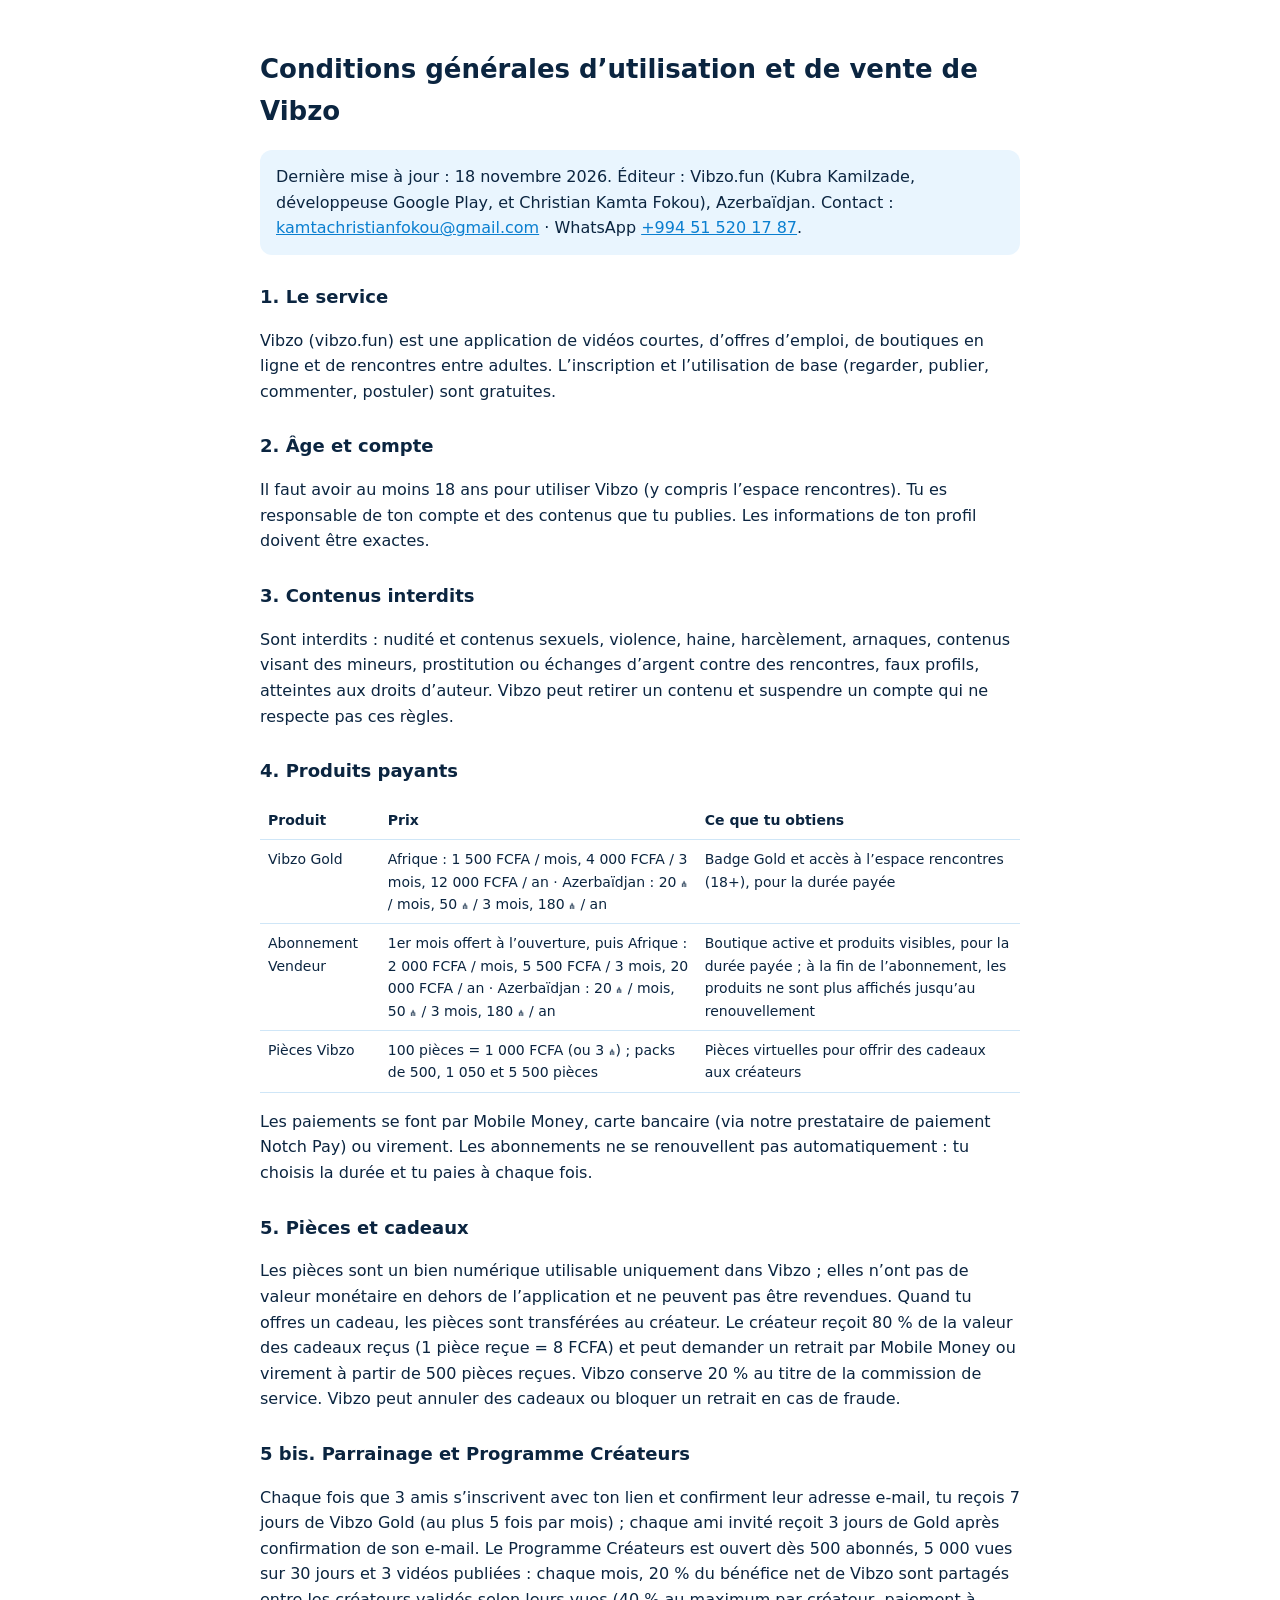
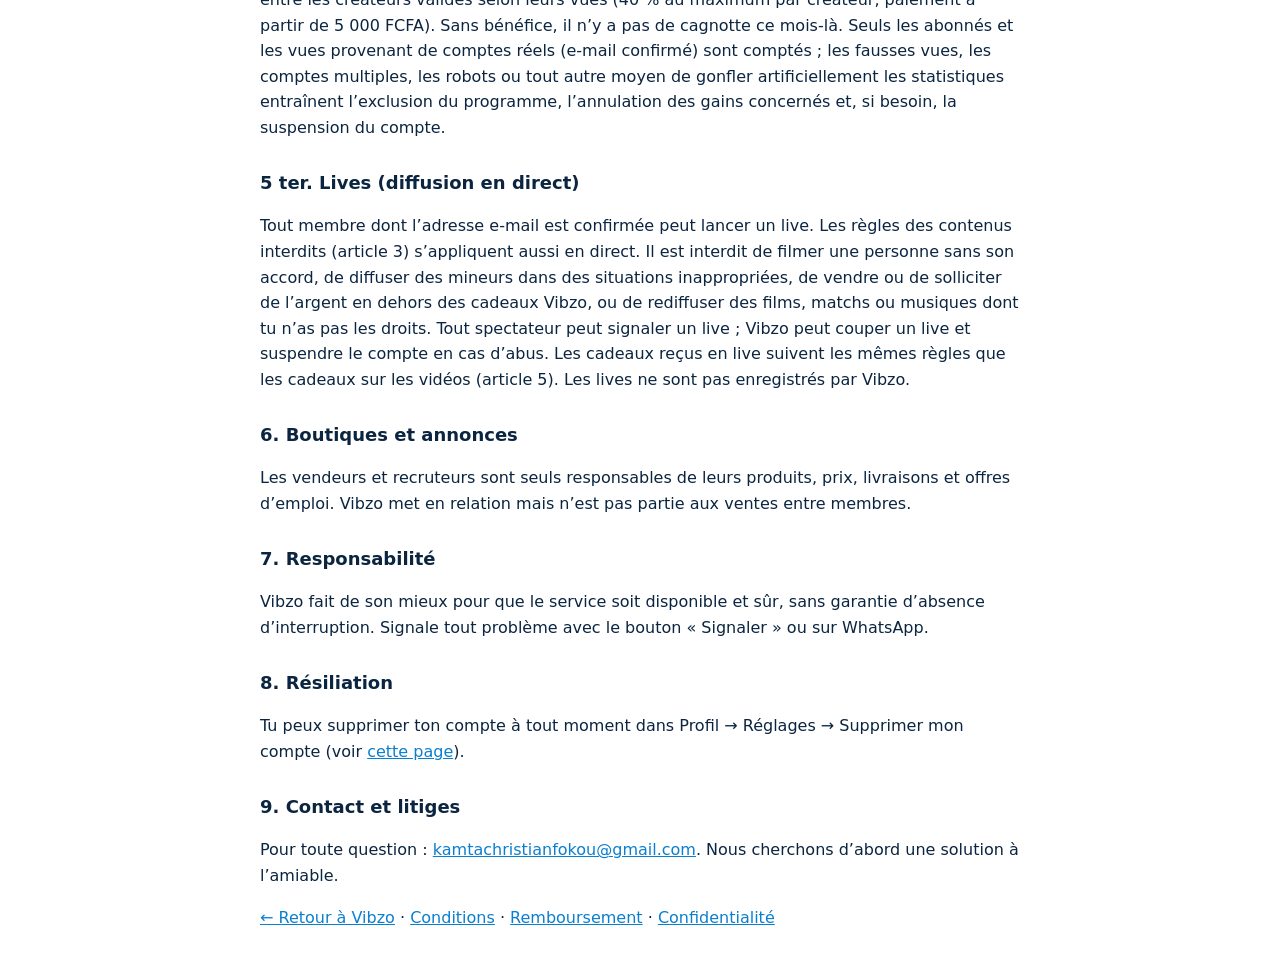
<file: conditions.html>
<!DOCTYPE html>
<html lang="fr">
<head>
<meta charset="utf-8">
<meta name="viewport" content="width=device-width,initial-scale=1">
<title>Vibzo – Conditions générales</title>
<style>
body{font-family:system-ui,sans-serif;background:#fff;color:#0b2540;max-width:760px;margin:0 auto;padding:32px 20px;line-height:1.6}
h1{font-size:26px}h2{font-size:18px;margin-top:28px}a{color:#0a7fd0}.note{background:#e9f5fe;border-radius:12px;padding:14px 16px}
table{border-collapse:collapse;width:100%;font-size:14px}td,th{border-bottom:1px solid #cfe6f7;padding:8px;text-align:left;vertical-align:top}
</style>
</head>
<body>
<h1>Conditions générales d’utilisation et de vente de Vibzo</h1>
<p class="note">Dernière mise à jour : 18 novembre 2026. Éditeur : Vibzo.fun (Kubra Kamilzade, développeuse Google Play, et Christian Kamta Fokou), Azerbaïdjan. Contact : <a href="mailto:kamtachristianfokou@gmail.com">kamtachristianfokou@gmail.com</a> · WhatsApp <a href="https://wa.me/994515201787">+994 51 520 17 87</a>.</p>
<h2>1. Le service</h2>
<p>Vibzo (vibzo.fun) est une application de vidéos courtes, d’offres d’emploi, de boutiques en ligne et de rencontres entre adultes. L’inscription et l’utilisation de base (regarder, publier, commenter, postuler) sont gratuites.</p>
<h2>2. Âge et compte</h2>
<p>Il faut avoir au moins 18 ans pour utiliser Vibzo (y compris l’espace rencontres). Tu es responsable de ton compte et des contenus que tu publies. Les informations de ton profil doivent être exactes.</p>
<h2>3. Contenus interdits</h2>
<p>Sont interdits : nudité et contenus sexuels, violence, haine, harcèlement, arnaques, contenus visant des mineurs, prostitution ou échanges d’argent contre des rencontres, faux profils, atteintes aux droits d’auteur. Vibzo peut retirer un contenu et suspendre un compte qui ne respecte pas ces règles.</p>
<h2>4. Produits payants</h2>
<table>
<tr><th>Produit</th><th>Prix</th><th>Ce que tu obtiens</th></tr>
<tr><td>Vibzo Gold</td><td>Afrique : 1 500 FCFA / mois, 4 000 FCFA / 3 mois, 12 000 FCFA / an · Azerbaïdjan : 20 ₼ / mois, 50 ₼ / 3 mois, 180 ₼ / an</td><td>Badge Gold et accès à l’espace rencontres (18+), pour la durée payée</td></tr>
<tr><td>Abonnement Vendeur</td><td>1er mois offert à l’ouverture, puis Afrique : 2 000 FCFA / mois, 5 500 FCFA / 3 mois, 20 000 FCFA / an · Azerbaïdjan : 20 ₼ / mois, 50 ₼ / 3 mois, 180 ₼ / an</td><td>Boutique active et produits visibles, pour la durée payée ; à la fin de l’abonnement, les produits ne sont plus affichés jusqu’au renouvellement</td></tr>
<tr><td>Pièces Vibzo</td><td>100 pièces = 1 000 FCFA (ou 3 ₼) ; packs de 500, 1 050 et 5 500 pièces</td><td>Pièces virtuelles pour offrir des cadeaux aux créateurs</td></tr>
</table>
<p>Les paiements se font par Mobile Money, carte bancaire (via notre prestataire de paiement Notch Pay) ou virement. Les abonnements ne se renouvellent pas automatiquement : tu choisis la durée et tu paies à chaque fois.</p>
<h2>5. Pièces et cadeaux</h2>
<p>Les pièces sont un bien numérique utilisable uniquement dans Vibzo ; elles n’ont pas de valeur monétaire en dehors de l’application et ne peuvent pas être revendues. Quand tu offres un cadeau, les pièces sont transférées au créateur. Le créateur reçoit 80 % de la valeur des cadeaux reçus (1 pièce reçue = 8 FCFA) et peut demander un retrait par Mobile Money ou virement à partir de 500 pièces reçues. Vibzo conserve 20 % au titre de la commission de service. Vibzo peut annuler des cadeaux ou bloquer un retrait en cas de fraude.</p>
<h2>5 bis. Parrainage et Programme Créateurs</h2>
<p>Chaque fois que 3 amis s’inscrivent avec ton lien et confirment leur adresse e-mail, tu reçois 7 jours de Vibzo Gold (au plus 5 fois par mois) ; chaque ami invité reçoit 3 jours de Gold après confirmation de son e-mail. Le Programme Créateurs est ouvert dès 500 abonnés, 5 000 vues sur 30 jours et 3 vidéos publiées : chaque mois, 20 % du bénéfice net de Vibzo sont partagés entre les créateurs validés selon leurs vues (40 % au maximum par créateur, paiement à partir de 5 000 FCFA). Sans bénéfice, il n’y a pas de cagnotte ce mois-là. Seuls les abonnés et les vues provenant de comptes réels (e-mail confirmé) sont comptés ; les fausses vues, les comptes multiples, les robots ou tout autre moyen de gonfler artificiellement les statistiques entraînent l’exclusion du programme, l’annulation des gains concernés et, si besoin, la suspension du compte.</p>
<h2>5 ter. Lives (diffusion en direct)</h2>
<p>Tout membre dont l’adresse e-mail est confirmée peut lancer un live. Les règles des contenus interdits (article 3) s’appliquent aussi en direct. Il est interdit de filmer une personne sans son accord, de diffuser des mineurs dans des situations inappropriées, de vendre ou de solliciter de l’argent en dehors des cadeaux Vibzo, ou de rediffuser des films, matchs ou musiques dont tu n’as pas les droits. Tout spectateur peut signaler un live ; Vibzo peut couper un live et suspendre le compte en cas d’abus. Les cadeaux reçus en live suivent les mêmes règles que les cadeaux sur les vidéos (article 5). Les lives ne sont pas enregistrés par Vibzo.</p>
<h2>6. Boutiques et annonces</h2>
<p>Les vendeurs et recruteurs sont seuls responsables de leurs produits, prix, livraisons et offres d’emploi. Vibzo met en relation mais n’est pas partie aux ventes entre membres.</p>
<h2>7. Responsabilité</h2>
<p>Vibzo fait de son mieux pour que le service soit disponible et sûr, sans garantie d’absence d’interruption. Signale tout problème avec le bouton « Signaler » ou sur WhatsApp.</p>
<h2>8. Résiliation</h2>
<p>Tu peux supprimer ton compte à tout moment dans Profil → Réglages → Supprimer mon compte (voir <a href="suppression-compte.html">cette page</a>).</p>
<h2>9. Contact et litiges</h2>
<p>Pour toute question : <a href="mailto:kamtachristianfokou@gmail.com">kamtachristianfokou@gmail.com</a>. Nous cherchons d’abord une solution à l’amiable.</p>
<p><a href="./">← Retour à Vibzo</a> · <a href="conditions.html">Conditions</a> · <a href="remboursement.html">Remboursement</a> · <a href="privacy.html">Confidentialité</a></p>
</body>
</html>
</file>
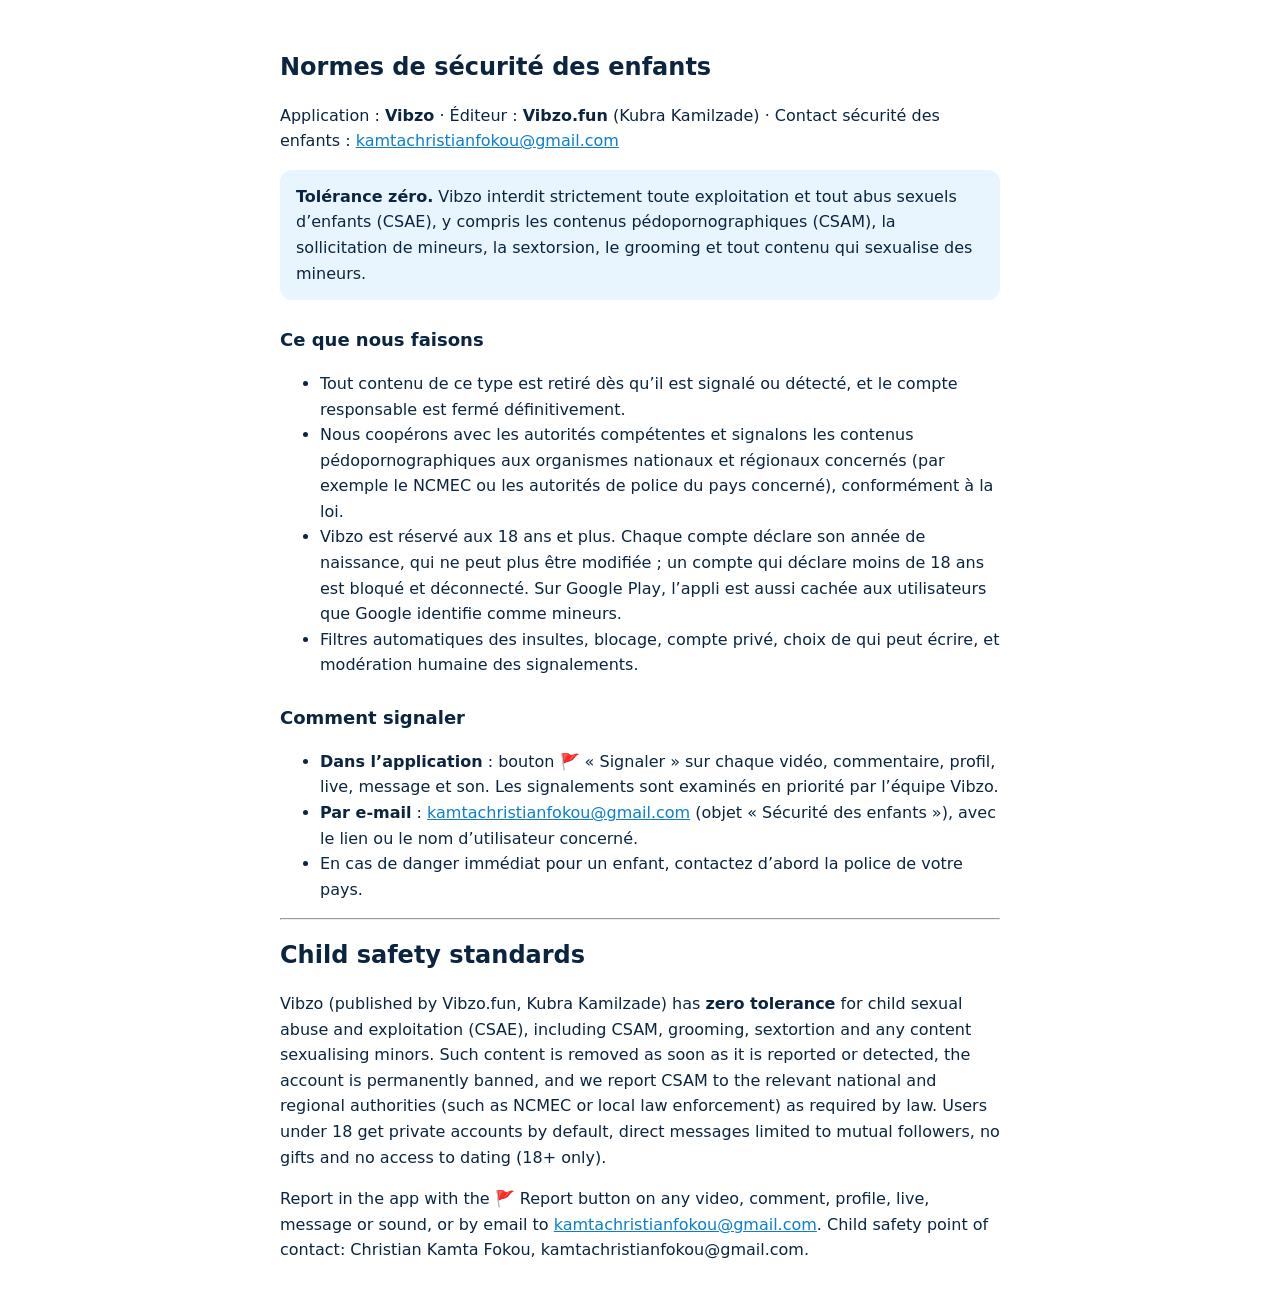
<file: normes-securite-enfants.html>
<!DOCTYPE html>
<html lang="fr">
<head>
<meta charset="utf-8">
<meta name="viewport" content="width=device-width,initial-scale=1">
<title>Vibzo – Normes de sécurité des enfants / Child safety standards</title>
<style>body{font-family:system-ui,sans-serif;background:#fff;color:#0b2540;max-width:720px;margin:0 auto;padding:32px 20px;line-height:1.6}h1{font-size:24px}h2{font-size:18px;margin-top:26px}a{color:#0a7fd0}.box{background:#e9f5fe;border-radius:12px;padding:14px 16px}</style>
</head>
<body>
<h1>Normes de sécurité des enfants</h1>
<p>Application : <b>Vibzo</b> · Éditeur : <b>Vibzo.fun</b> (Kubra Kamilzade) · Contact sécurité des enfants : <a href="mailto:kamtachristianfokou@gmail.com?subject=S%C3%A9curit%C3%A9%20des%20enfants">kamtachristianfokou@gmail.com</a></p>

<div class="box"><b>Tolérance zéro.</b> Vibzo interdit strictement toute exploitation et tout abus sexuels d’enfants (CSAE), y compris les contenus pédopornographiques (CSAM), la sollicitation de mineurs, la sextorsion, le grooming et tout contenu qui sexualise des mineurs.</div>

<h2>Ce que nous faisons</h2>
<ul>
<li>Tout contenu de ce type est retiré dès qu’il est signalé ou détecté, et le compte responsable est fermé définitivement.</li>
<li>Nous coopérons avec les autorités compétentes et signalons les contenus pédopornographiques aux organismes nationaux et régionaux concernés (par exemple le NCMEC ou les autorités de police du pays concerné), conformément à la loi.</li>
<li>Vibzo est réservé aux 18 ans et plus. Chaque compte déclare son année de naissance, qui ne peut plus être modifiée ; un compte qui déclare moins de 18 ans est bloqué et déconnecté. Sur Google Play, l’appli est aussi cachée aux utilisateurs que Google identifie comme mineurs.</li>
<li>Filtres automatiques des insultes, blocage, compte privé, choix de qui peut écrire, et modération humaine des signalements.</li>
</ul>

<h2>Comment signaler</h2>
<ul>
<li><b>Dans l’application</b> : bouton 🚩 « Signaler » sur chaque vidéo, commentaire, profil, live, message et son. Les signalements sont examinés en priorité par l’équipe Vibzo.</li>
<li><b>Par e-mail</b> : <a href="mailto:kamtachristianfokou@gmail.com?subject=Signalement%20s%C3%A9curit%C3%A9%20des%20enfants">kamtachristianfokou@gmail.com</a> (objet « Sécurité des enfants »), avec le lien ou le nom d’utilisateur concerné.</li>
<li>En cas de danger immédiat pour un enfant, contactez d’abord la police de votre pays.</li>
</ul>

<hr>
<h1>Child safety standards</h1>
<p>Vibzo (published by Vibzo.fun, Kubra Kamilzade) has <b>zero tolerance</b> for child sexual abuse and exploitation (CSAE), including CSAM, grooming, sextortion and any content sexualising minors. Such content is removed as soon as it is reported or detected, the account is permanently banned, and we report CSAM to the relevant national and regional authorities (such as NCMEC or local law enforcement) as required by law. Users under 18 get private accounts by default, direct messages limited to mutual followers, no gifts and no access to dating (18+ only).</p>
<p>Report in the app with the 🚩 Report button on any video, comment, profile, live, message or sound, or by email to <a href="mailto:kamtachristianfokou@gmail.com?subject=Child%20safety">kamtachristianfokou@gmail.com</a>. Child safety point of contact: Christian Kamta Fokou, kamtachristianfokou@gmail.com.</p>
</body>
</html>
</file>
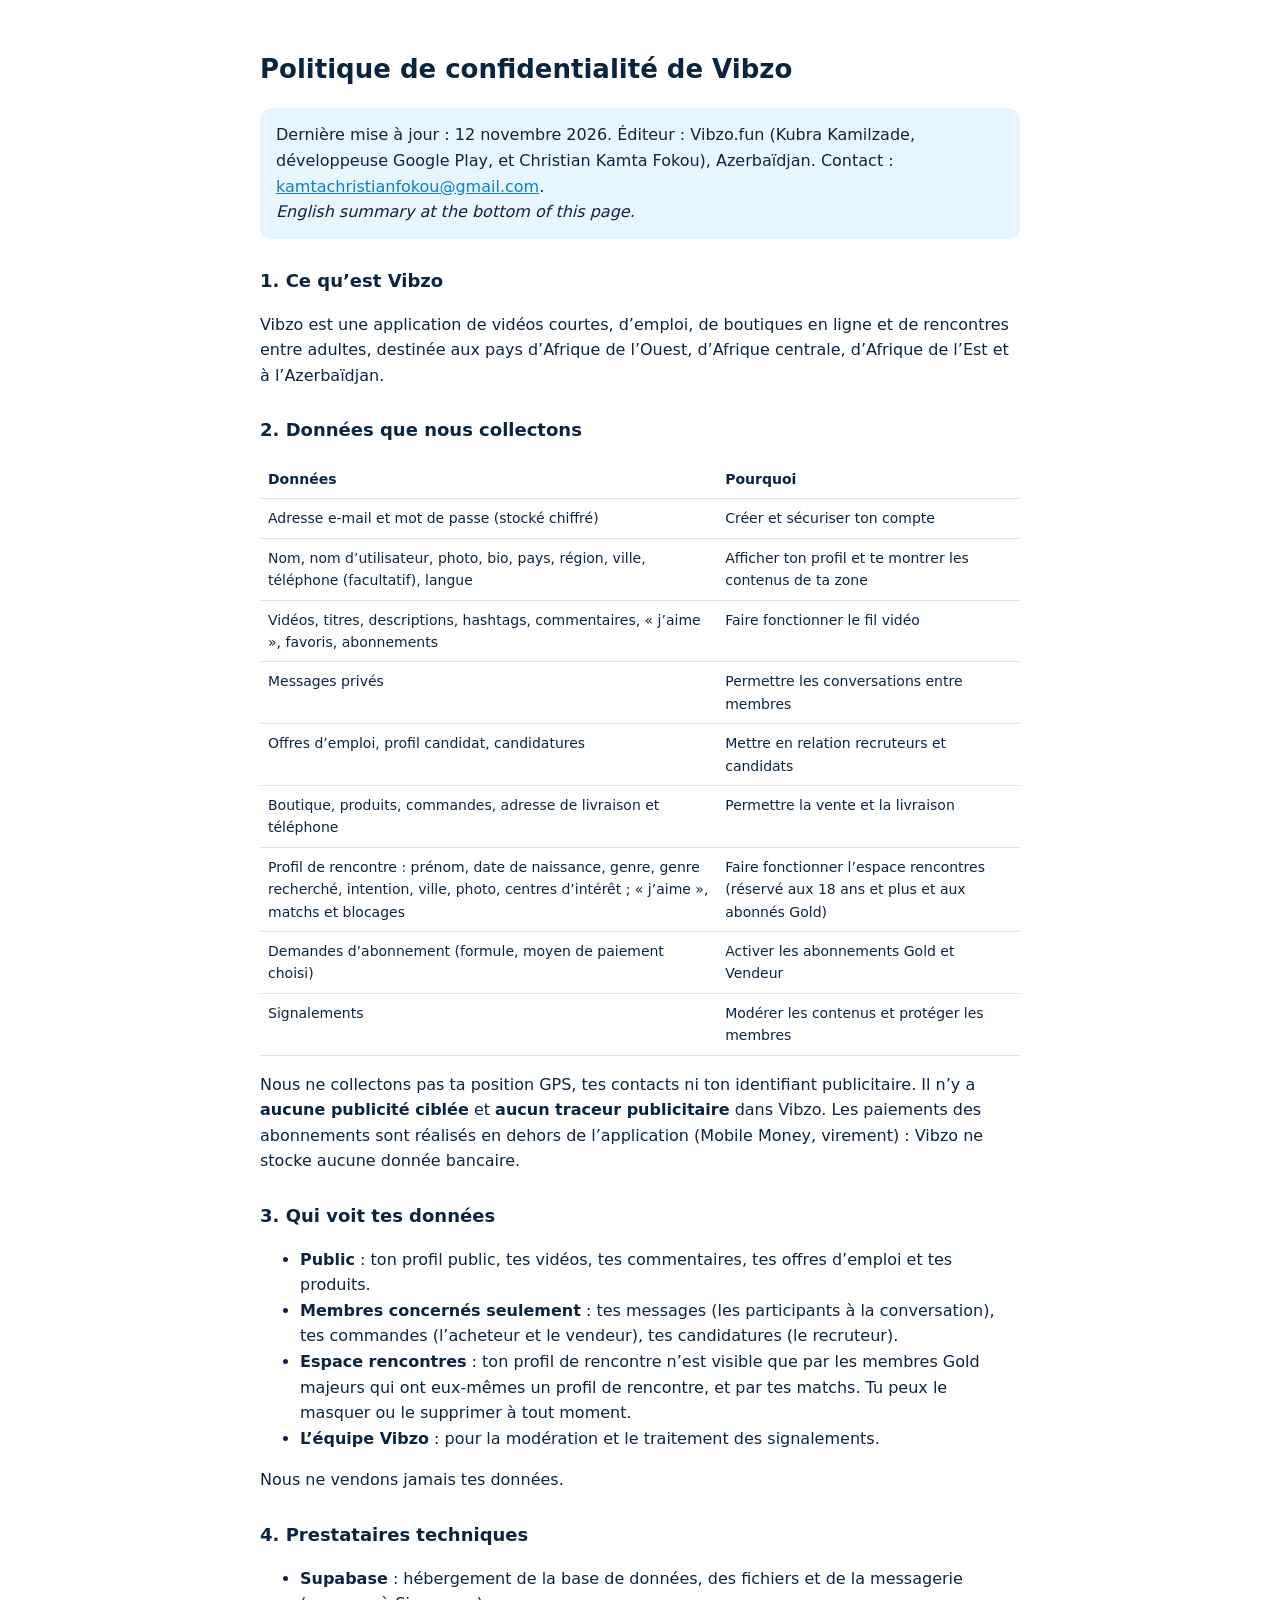
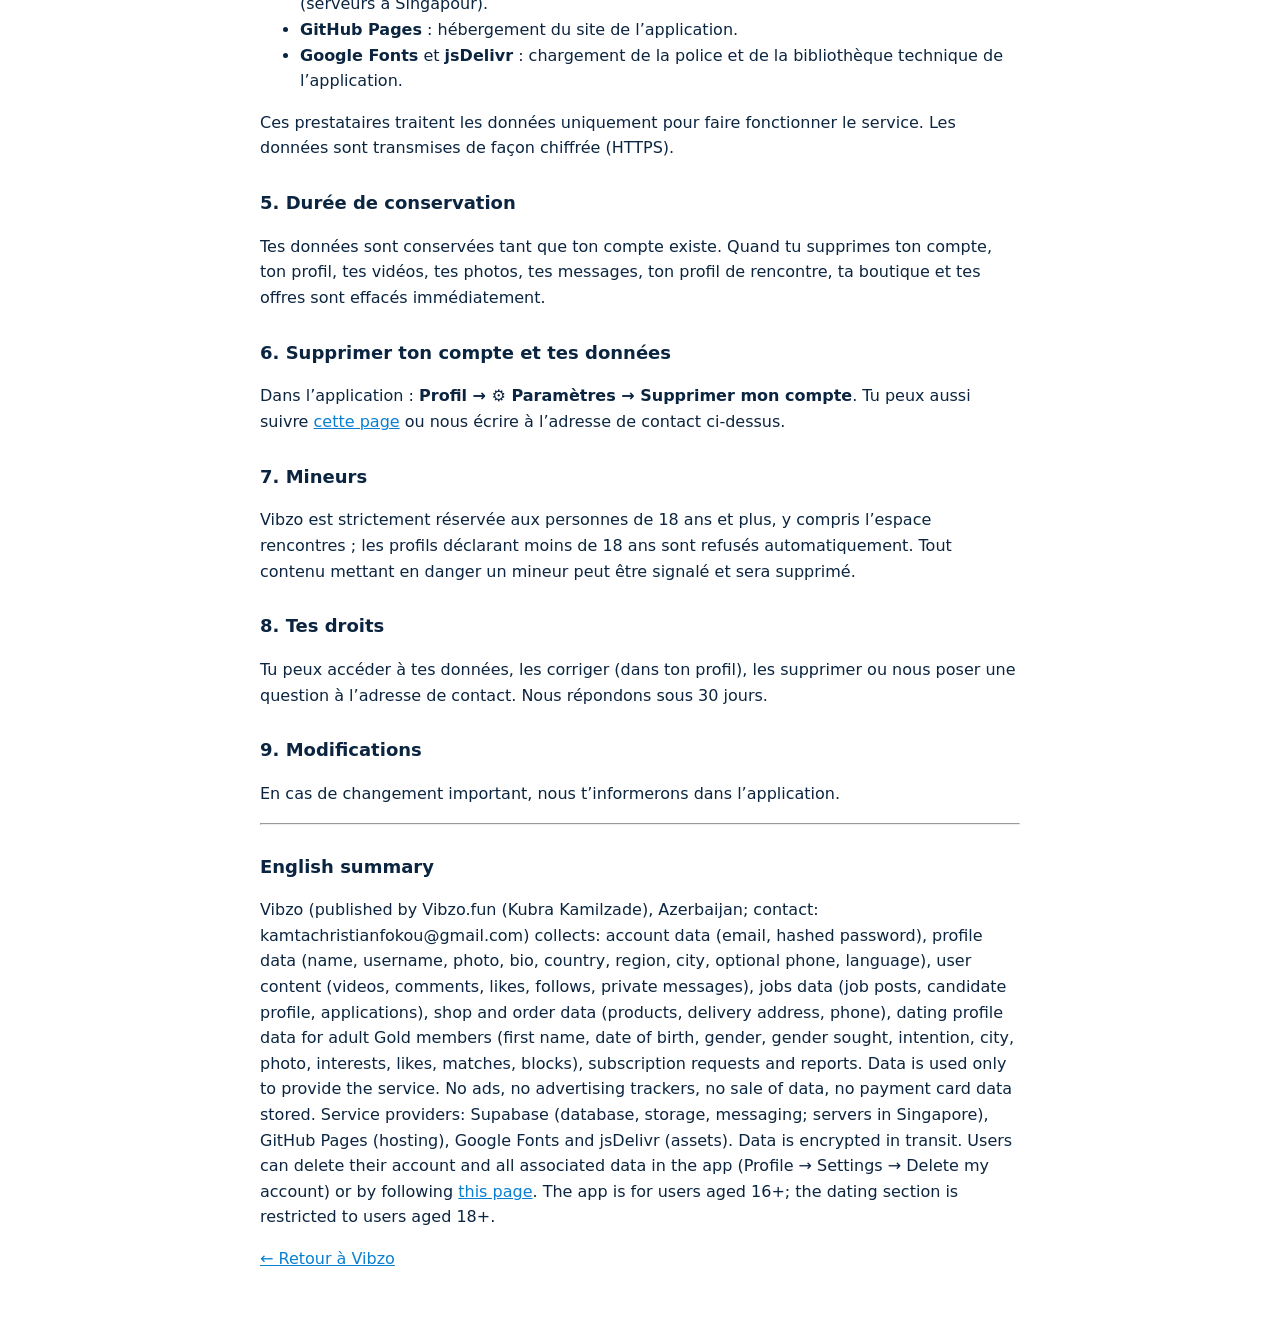
<file: privacy.html>
<!DOCTYPE html>
<html lang="fr">
<head>
<meta charset="utf-8">
<meta name="viewport" content="width=device-width,initial-scale=1">
<title>Vibzo – Politique de confidentialité</title>
<style>
body{font-family:system-ui,sans-serif;background:#fff;color:#0b2540;max-width:760px;margin:0 auto;padding:32px 20px;line-height:1.6}
h1{font-size:26px}h2{font-size:18px;margin-top:28px}a{color:#0a7fd0}.note{background:#e9f5fe;border-radius:12px;padding:14px 16px}
table{border-collapse:collapse;width:100%;font-size:14px}td,th{border-bottom:1px solid #cfe6f7;padding:8px;text-align:left;vertical-align:top}
</style>
</head>
<body>
<h1>Politique de confidentialité de Vibzo</h1>
<p class="note">Dernière mise à jour : 12 novembre 2026. Éditeur : Vibzo.fun (Kubra Kamilzade, développeuse Google Play, et Christian Kamta Fokou), Azerbaïdjan. Contact : <a href="mailto:kamtachristianfokou@gmail.com">kamtachristianfokou@gmail.com</a>.<br>
<i>English summary at the bottom of this page.</i></p>

<h2>1. Ce qu’est Vibzo</h2>
<p>Vibzo est une application de vidéos courtes, d’emploi, de boutiques en ligne et de rencontres entre adultes, destinée aux pays d’Afrique de l’Ouest, d’Afrique centrale, d’Afrique de l’Est et à l’Azerbaïdjan.</p>

<h2>2. Données que nous collectons</h2>
<table>
<tr><th>Données</th><th>Pourquoi</th></tr>
<tr><td>Adresse e-mail et mot de passe (stocké chiffré)</td><td>Créer et sécuriser ton compte</td></tr>
<tr><td>Nom, nom d’utilisateur, photo, bio, pays, région, ville, téléphone (facultatif), langue</td><td>Afficher ton profil et te montrer les contenus de ta zone</td></tr>
<tr><td>Vidéos, titres, descriptions, hashtags, commentaires, « j’aime », favoris, abonnements</td><td>Faire fonctionner le fil vidéo</td></tr>
<tr><td>Messages privés</td><td>Permettre les conversations entre membres</td></tr>
<tr><td>Offres d’emploi, profil candidat, candidatures</td><td>Mettre en relation recruteurs et candidats</td></tr>
<tr><td>Boutique, produits, commandes, adresse de livraison et téléphone</td><td>Permettre la vente et la livraison</td></tr>
<tr><td>Profil de rencontre : prénom, date de naissance, genre, genre recherché, intention, ville, photo, centres d’intérêt ; « j’aime », matchs et blocages</td><td>Faire fonctionner l’espace rencontres (réservé aux 18 ans et plus et aux abonnés Gold)</td></tr>
<tr><td>Demandes d’abonnement (formule, moyen de paiement choisi)</td><td>Activer les abonnements Gold et Vendeur</td></tr>
<tr><td>Signalements</td><td>Modérer les contenus et protéger les membres</td></tr>
</table>
<p>Nous ne collectons pas ta position GPS, tes contacts ni ton identifiant publicitaire. Il n’y a <b>aucune publicité ciblée</b> et <b>aucun traceur publicitaire</b> dans Vibzo. Les paiements des abonnements sont réalisés en dehors de l’application (Mobile Money, virement) : Vibzo ne stocke aucune donnée bancaire.</p>

<h2>3. Qui voit tes données</h2>
<ul>
<li><b>Public</b> : ton profil public, tes vidéos, tes commentaires, tes offres d’emploi et tes produits.</li>
<li><b>Membres concernés seulement</b> : tes messages (les participants à la conversation), tes commandes (l’acheteur et le vendeur), tes candidatures (le recruteur).</li>
<li><b>Espace rencontres</b> : ton profil de rencontre n’est visible que par les membres Gold majeurs qui ont eux-mêmes un profil de rencontre, et par tes matchs. Tu peux le masquer ou le supprimer à tout moment.</li>
<li><b>L’équipe Vibzo</b> : pour la modération et le traitement des signalements.</li>
</ul>
<p>Nous ne vendons jamais tes données.</p>

<h2>4. Prestataires techniques</h2>
<ul>
<li><b>Supabase</b> : hébergement de la base de données, des fichiers et de la messagerie (serveurs à Singapour).</li>
<li><b>GitHub Pages</b> : hébergement du site de l’application.</li>
<li><b>Google Fonts</b> et <b>jsDelivr</b> : chargement de la police et de la bibliothèque technique de l’application.</li>
</ul>
<p>Ces prestataires traitent les données uniquement pour faire fonctionner le service. Les données sont transmises de façon chiffrée (HTTPS).</p>

<h2>5. Durée de conservation</h2>
<p>Tes données sont conservées tant que ton compte existe. Quand tu supprimes ton compte, ton profil, tes vidéos, tes photos, tes messages, ton profil de rencontre, ta boutique et tes offres sont effacés immédiatement.</p>

<h2>6. Supprimer ton compte et tes données</h2>
<p>Dans l’application : <b>Profil → ⚙️ Paramètres → Supprimer mon compte</b>. Tu peux aussi suivre <a href="suppression-compte.html">cette page</a> ou nous écrire à l’adresse de contact ci-dessus.</p>

<h2>7. Mineurs</h2>
<p>Vibzo est strictement réservée aux personnes de 18 ans et plus, y compris l’espace rencontres ; les profils déclarant moins de 18 ans sont refusés automatiquement. Tout contenu mettant en danger un mineur peut être signalé et sera supprimé.</p>

<h2>8. Tes droits</h2>
<p>Tu peux accéder à tes données, les corriger (dans ton profil), les supprimer ou nous poser une question à l’adresse de contact. Nous répondons sous 30 jours.</p>

<h2>9. Modifications</h2>
<p>En cas de changement important, nous t’informerons dans l’application.</p>

<hr>
<h2>English summary</h2>
<p>Vibzo (published by Vibzo.fun (Kubra Kamilzade), Azerbaijan; contact: kamtachristianfokou@gmail.com) collects: account data (email, hashed password), profile data (name, username, photo, bio, country, region, city, optional phone, language), user content (videos, comments, likes, follows, private messages), jobs data (job posts, candidate profile, applications), shop and order data (products, delivery address, phone), dating profile data for adult Gold members (first name, date of birth, gender, gender sought, intention, city, photo, interests, likes, matches, blocks), subscription requests and reports. Data is used only to provide the service. No ads, no advertising trackers, no sale of data, no payment card data stored. Service providers: Supabase (database, storage, messaging; servers in Singapore), GitHub Pages (hosting), Google Fonts and jsDelivr (assets). Data is encrypted in transit. Users can delete their account and all associated data in the app (Profile → Settings → Delete my account) or by following <a href="suppression-compte.html">this page</a>. The app is for users aged 16+; the dating section is restricted to users aged 18+.</p>

<p><a href="./">← Retour à Vibzo</a></p>
</body>
</html>
</file>
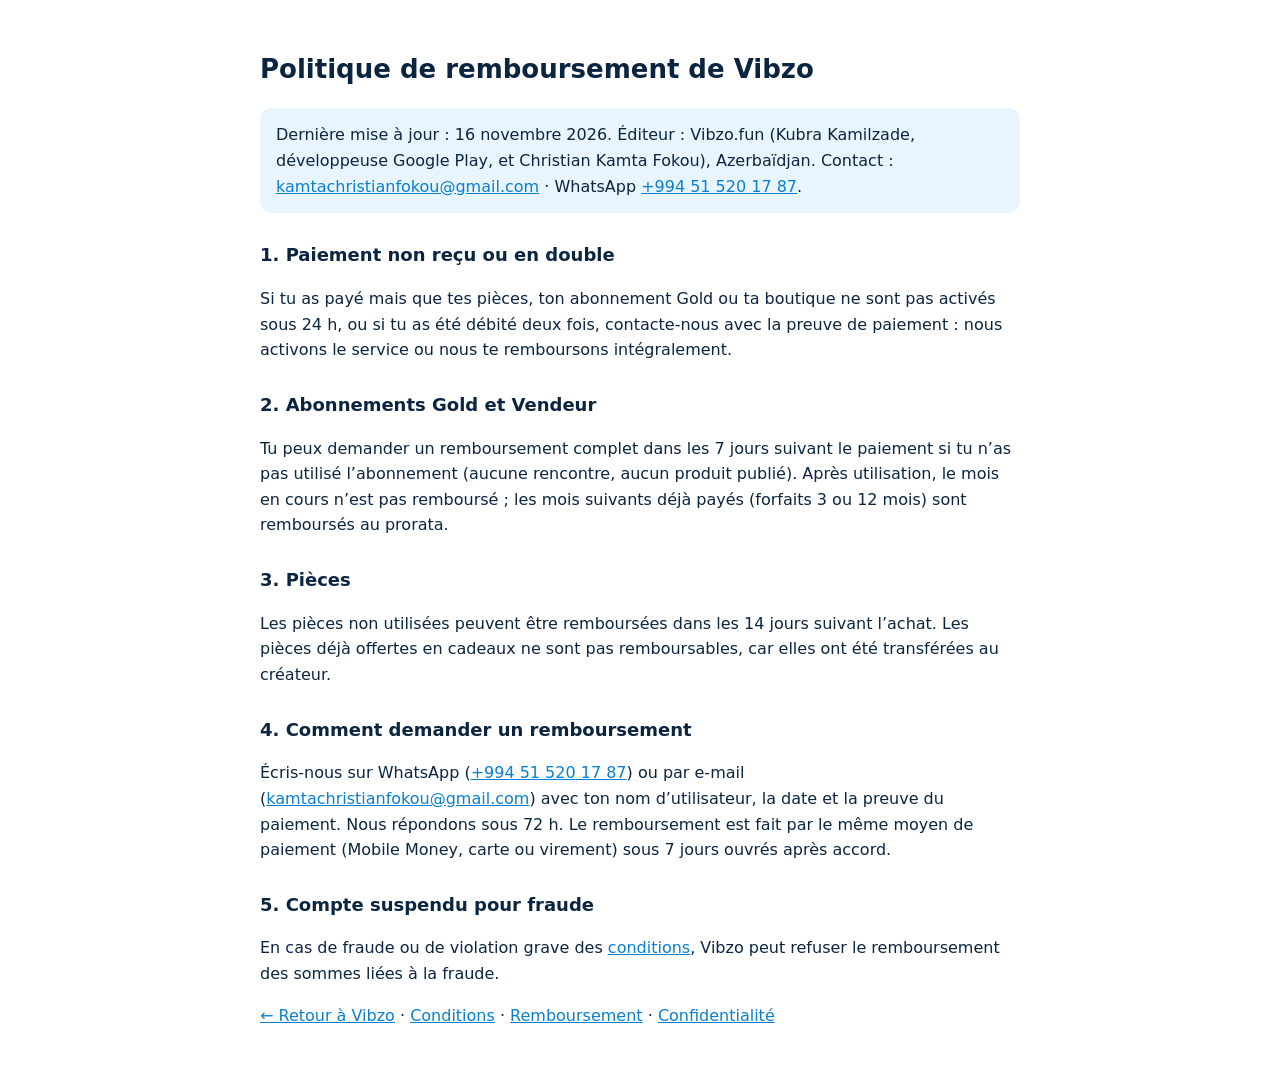
<file: remboursement.html>
<!DOCTYPE html>
<html lang="fr">
<head>
<meta charset="utf-8">
<meta name="viewport" content="width=device-width,initial-scale=1">
<title>Vibzo – Politique de remboursement</title>
<style>
body{font-family:system-ui,sans-serif;background:#fff;color:#0b2540;max-width:760px;margin:0 auto;padding:32px 20px;line-height:1.6}
h1{font-size:26px}h2{font-size:18px;margin-top:28px}a{color:#0a7fd0}.note{background:#e9f5fe;border-radius:12px;padding:14px 16px}
table{border-collapse:collapse;width:100%;font-size:14px}td,th{border-bottom:1px solid #cfe6f7;padding:8px;text-align:left;vertical-align:top}
</style>
</head>
<body>
<h1>Politique de remboursement de Vibzo</h1>
<p class="note">Dernière mise à jour : 16 novembre 2026. Éditeur : Vibzo.fun (Kubra Kamilzade, développeuse Google Play, et Christian Kamta Fokou), Azerbaïdjan. Contact : <a href="mailto:kamtachristianfokou@gmail.com">kamtachristianfokou@gmail.com</a> · WhatsApp <a href="https://wa.me/994515201787">+994 51 520 17 87</a>.</p>
<h2>1. Paiement non reçu ou en double</h2>
<p>Si tu as payé mais que tes pièces, ton abonnement Gold ou ta boutique ne sont pas activés sous 24 h, ou si tu as été débité deux fois, contacte-nous avec la preuve de paiement : nous activons le service ou nous te remboursons intégralement.</p>
<h2>2. Abonnements Gold et Vendeur</h2>
<p>Tu peux demander un remboursement complet dans les 7 jours suivant le paiement si tu n’as pas utilisé l’abonnement (aucune rencontre, aucun produit publié). Après utilisation, le mois en cours n’est pas remboursé ; les mois suivants déjà payés (forfaits 3 ou 12 mois) sont remboursés au prorata.</p>
<h2>3. Pièces</h2>
<p>Les pièces non utilisées peuvent être remboursées dans les 14 jours suivant l’achat. Les pièces déjà offertes en cadeaux ne sont pas remboursables, car elles ont été transférées au créateur.</p>
<h2>4. Comment demander un remboursement</h2>
<p>Écris-nous sur WhatsApp (<a href="https://wa.me/994515201787">+994 51 520 17 87</a>) ou par e-mail (<a href="mailto:kamtachristianfokou@gmail.com">kamtachristianfokou@gmail.com</a>) avec ton nom d’utilisateur, la date et la preuve du paiement. Nous répondons sous 72 h. Le remboursement est fait par le même moyen de paiement (Mobile Money, carte ou virement) sous 7 jours ouvrés après accord.</p>
<h2>5. Compte suspendu pour fraude</h2>
<p>En cas de fraude ou de violation grave des <a href="conditions.html">conditions</a>, Vibzo peut refuser le remboursement des sommes liées à la fraude.</p>
<p><a href="./">← Retour à Vibzo</a> · <a href="conditions.html">Conditions</a> · <a href="remboursement.html">Remboursement</a> · <a href="privacy.html">Confidentialité</a></p>
</body>
</html>
</file>
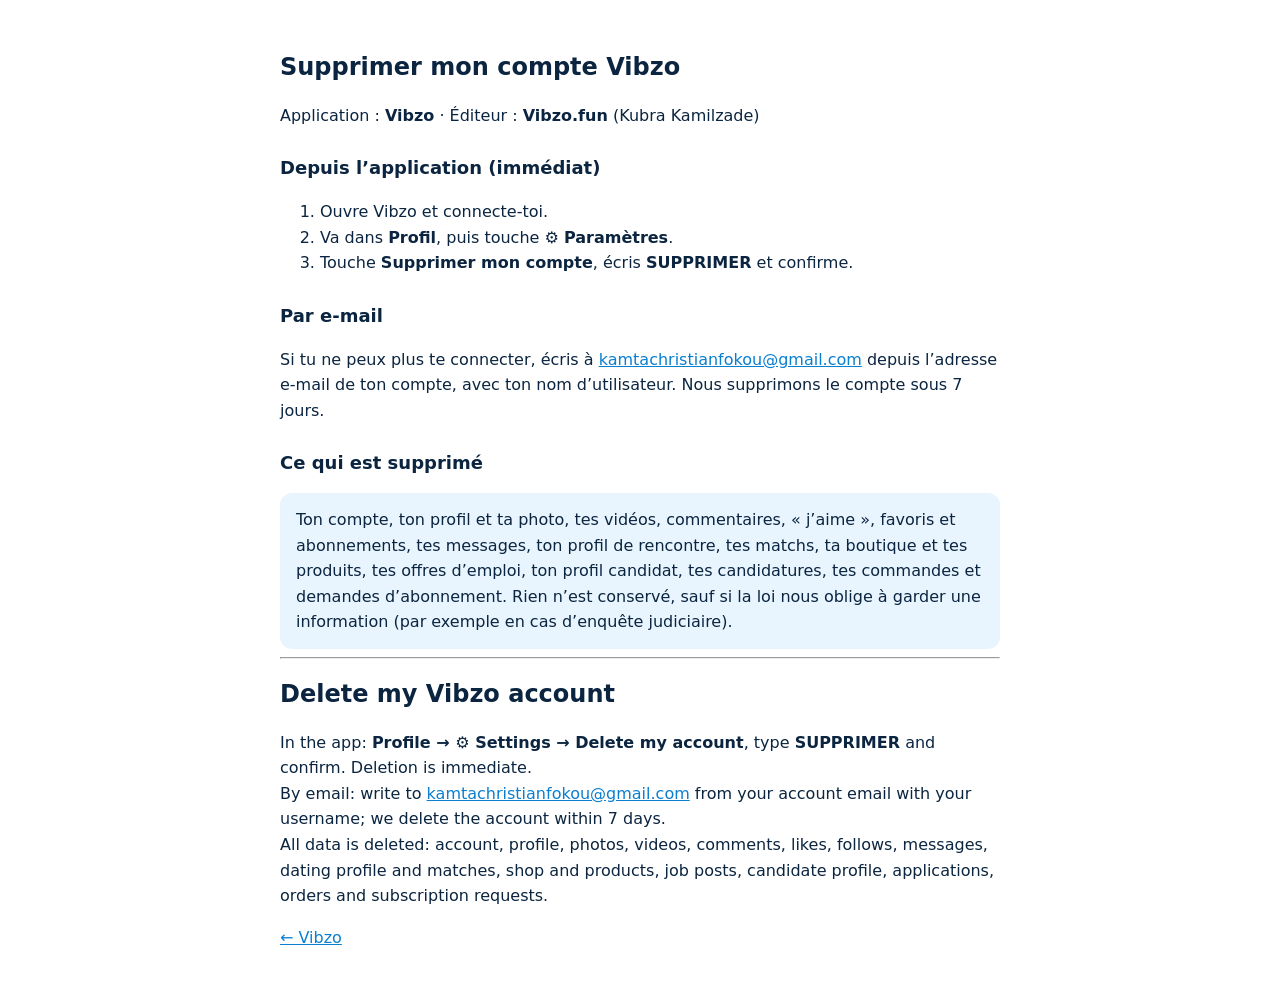
<file: suppression-compte.html>
<!DOCTYPE html>
<html lang="fr">
<head>
<meta charset="utf-8">
<meta name="viewport" content="width=device-width,initial-scale=1">
<title>Vibzo – Supprimer mon compte / Delete my account</title>
<style>body{font-family:system-ui,sans-serif;background:#fff;color:#0b2540;max-width:720px;margin:0 auto;padding:32px 20px;line-height:1.6}h1{font-size:24px}h2{font-size:18px;margin-top:26px}a{color:#0a7fd0}.box{background:#e9f5fe;border-radius:12px;padding:14px 16px}</style>
</head>
<body>
<h1>Supprimer mon compte Vibzo</h1>
<p>Application : <b>Vibzo</b> · Éditeur : <b>Vibzo.fun</b> (Kubra Kamilzade)</p>

<h2>Depuis l’application (immédiat)</h2>
<ol>
<li>Ouvre Vibzo et connecte-toi.</li>
<li>Va dans <b>Profil</b>, puis touche ⚙️ <b>Paramètres</b>.</li>
<li>Touche <b>Supprimer mon compte</b>, écris <b>SUPPRIMER</b> et confirme.</li>
</ol>

<h2>Par e-mail</h2>
<p>Si tu ne peux plus te connecter, écris à <a href="mailto:kamtachristianfokou@gmail.com?subject=Suppression%20de%20compte%20Vibzo">kamtachristianfokou@gmail.com</a> depuis l’adresse e-mail de ton compte, avec ton nom d’utilisateur. Nous supprimons le compte sous 7 jours.</p>

<h2>Ce qui est supprimé</h2>
<div class="box">Ton compte, ton profil et ta photo, tes vidéos, commentaires, « j’aime », favoris et abonnements, tes messages, ton profil de rencontre, tes matchs, ta boutique et tes produits, tes offres d’emploi, ton profil candidat, tes candidatures, tes commandes et demandes d’abonnement. Rien n’est conservé, sauf si la loi nous oblige à garder une information (par exemple en cas d’enquête judiciaire).</div>

<hr>
<h1>Delete my Vibzo account</h1>
<p>In the app: <b>Profile → ⚙️ Settings → Delete my account</b>, type <b>SUPPRIMER</b> and confirm. Deletion is immediate.<br>
By email: write to <a href="mailto:kamtachristianfokou@gmail.com?subject=Vibzo%20account%20deletion">kamtachristianfokou@gmail.com</a> from your account email with your username; we delete the account within 7 days.<br>
All data is deleted: account, profile, photos, videos, comments, likes, follows, messages, dating profile and matches, shop and products, job posts, candidate profile, applications, orders and subscription requests.</p>
<p><a href="./">← Vibzo</a></p>
</body>
</html>
</file>
